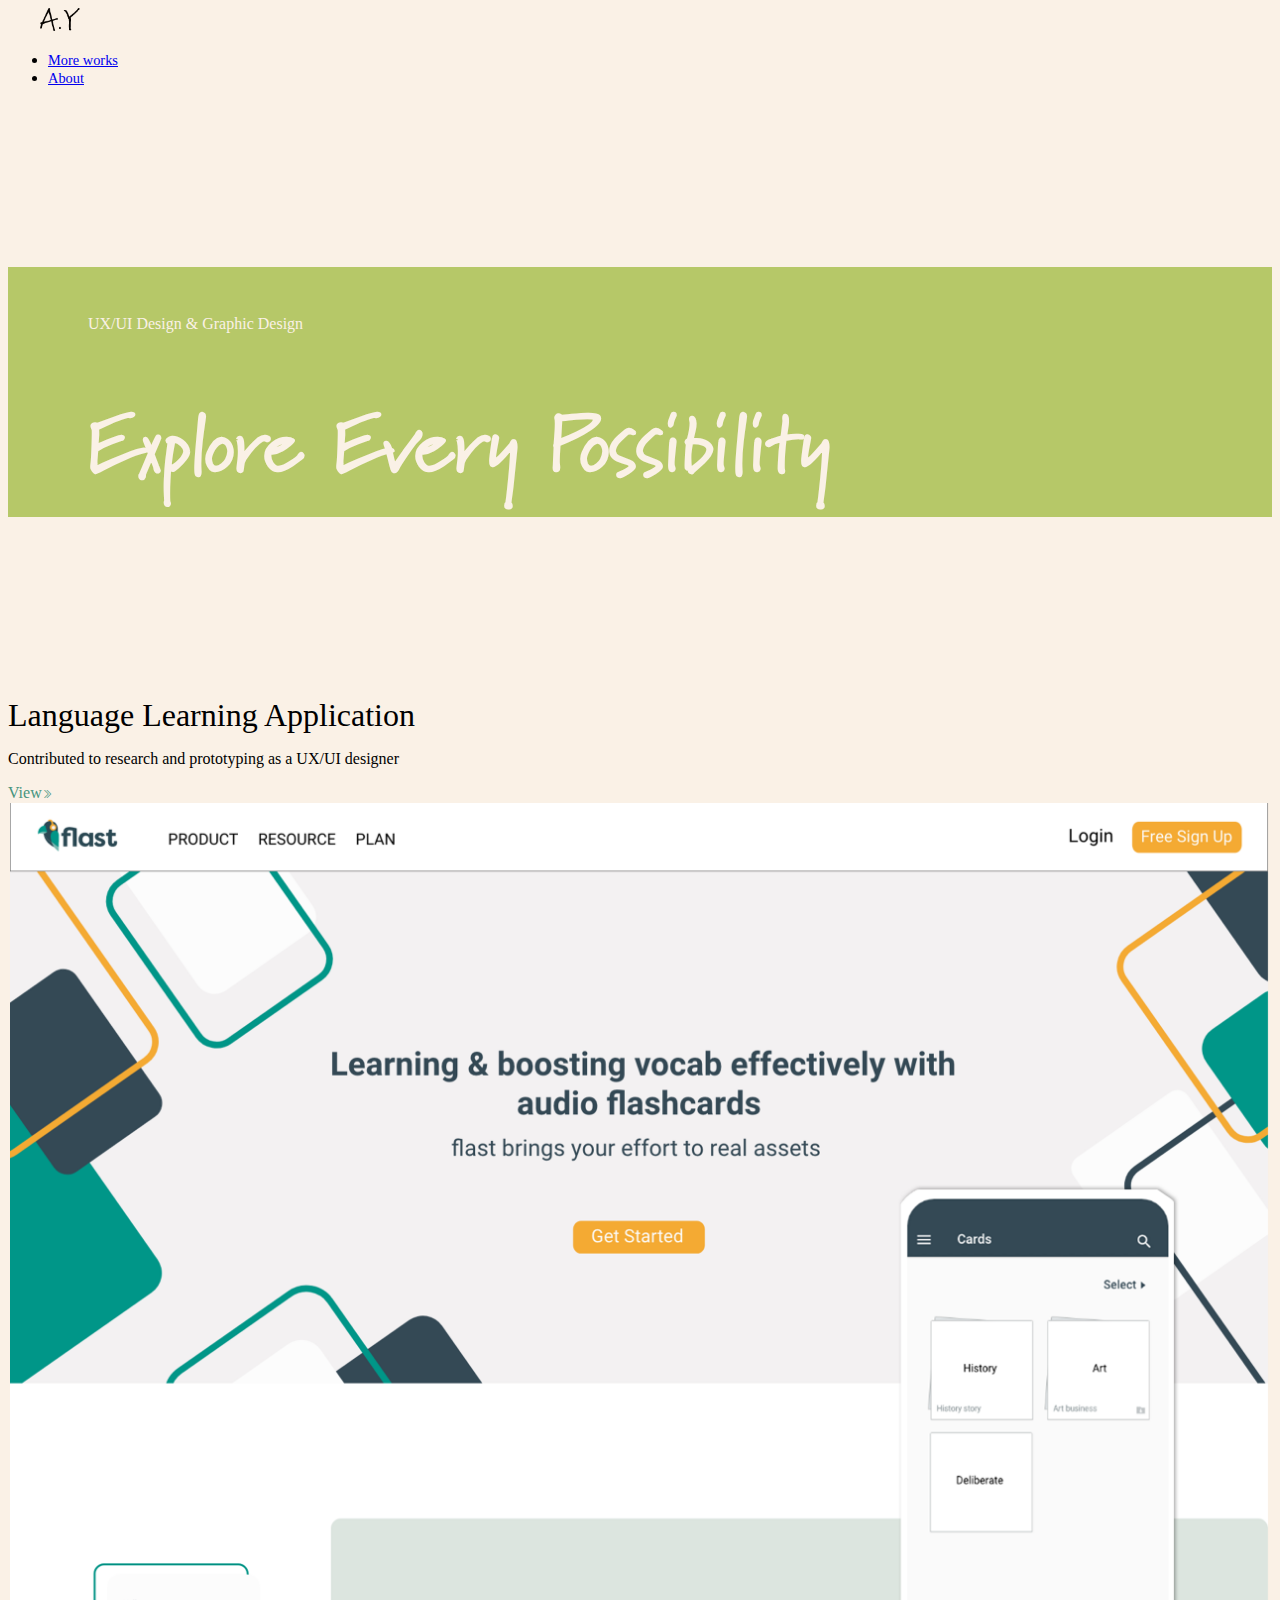
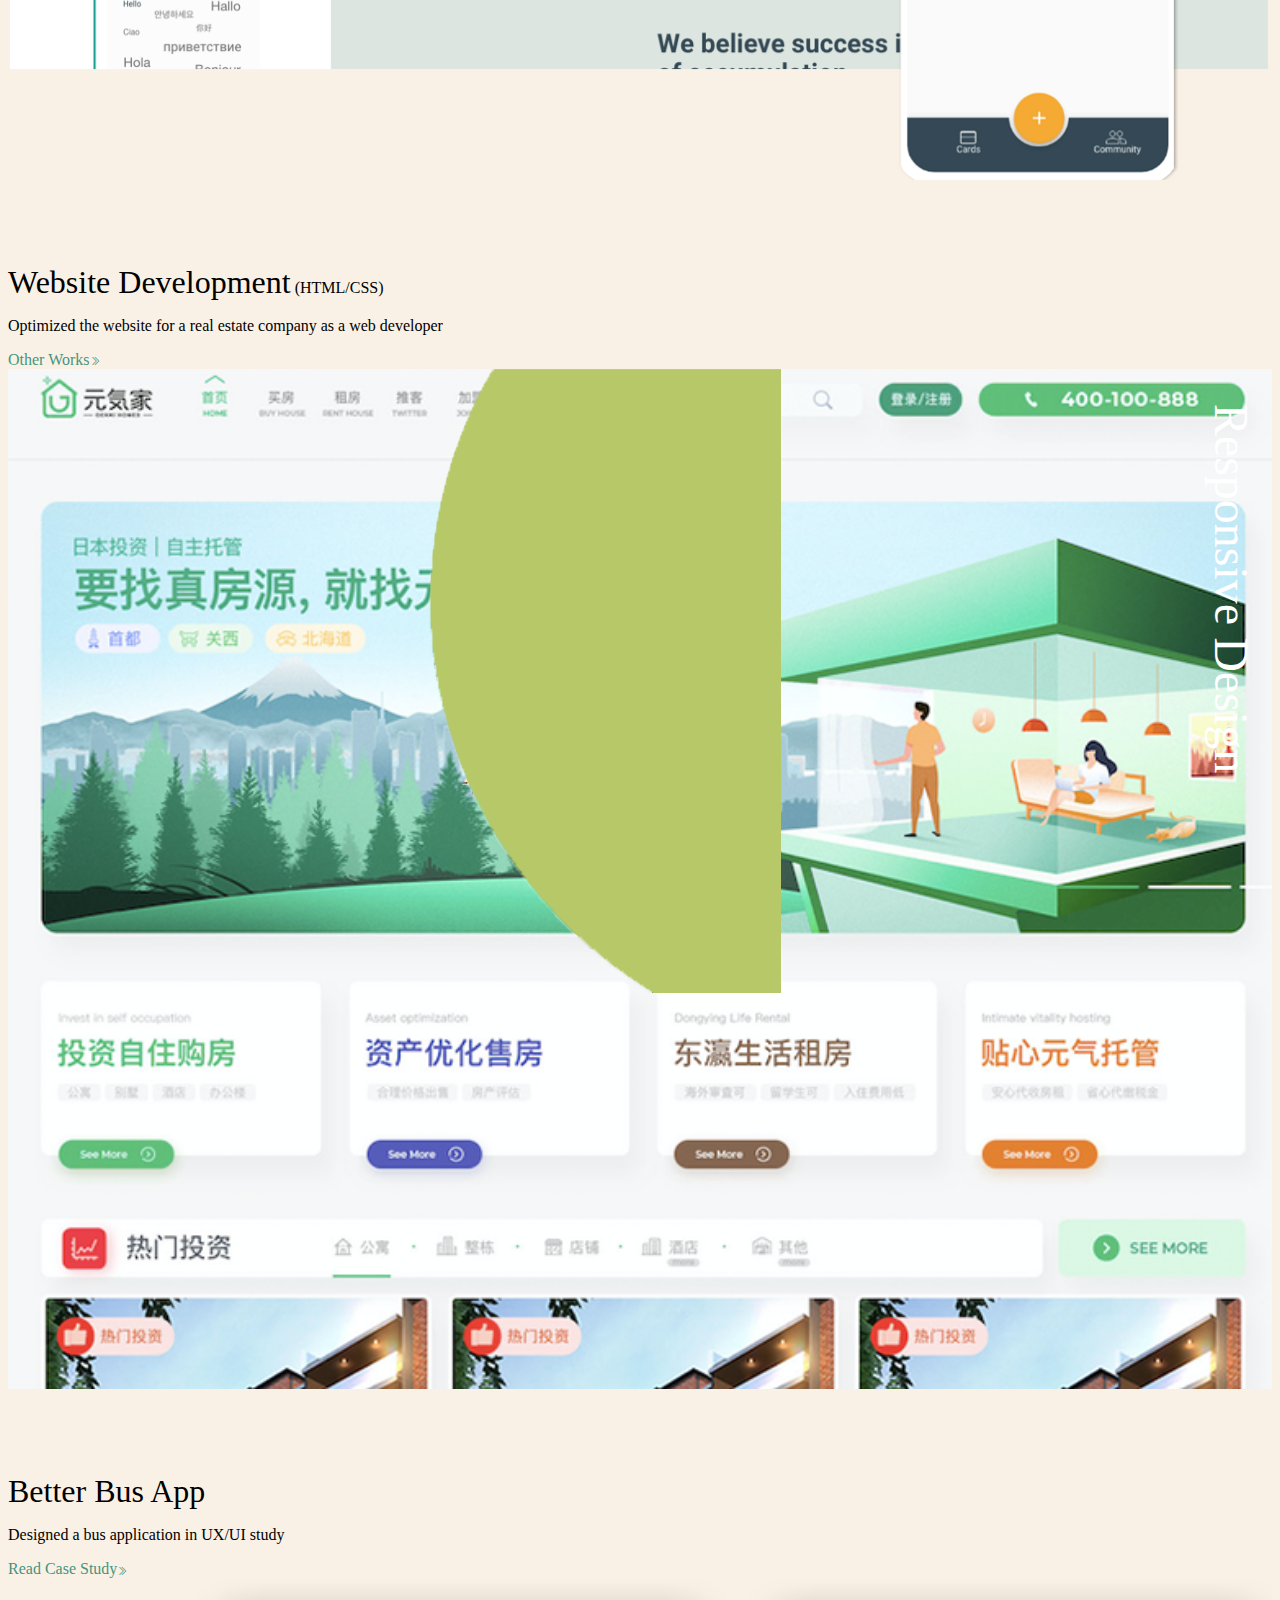
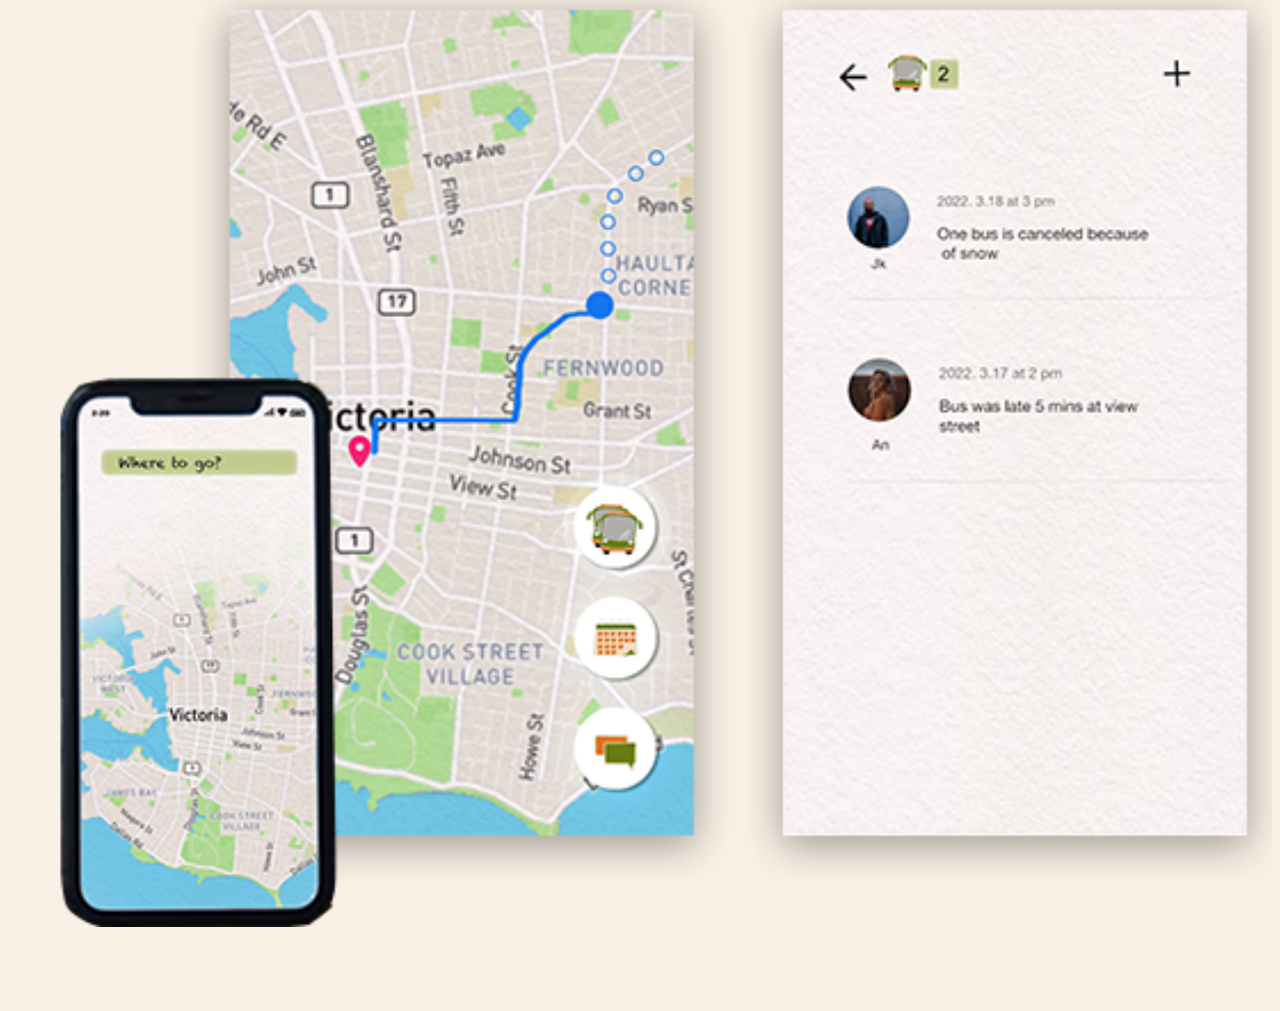
<file: index.html>
<!doctype html>
<html lang="en">
  <head>
    <!-- Required meta tags -->
    <meta charset="utf-8">
    <meta name="viewport" content="width=device-width, initial-scale=1">
    <link rel="preconnect" href="https://fonts.googleapis.com">
    <link rel="preconnect" href="https://fonts.gstatic.com" crossorigin>
    <link href="https://fonts.googleapis.com/css2?family=Bodoni+Moda:ital,wght@1,600;1,700;1,800&family=Roboto:wght@100&display=swap" rel="stylesheet">
    
    

    <!-- Bootstrap CSS -->
    <link href="https://cdn.jsdelivr.net/npm/bootstrap@5.0.2/dist/css/bootstrap.min.css" rel="stylesheet" integrity="sha384-EVSTQN3/azprG1Anm3QDgpJLIm9Nao0Yz1ztcQTwFspd3yD65VohhpuuCOmLASjC" crossorigin="anonymous">
    
    <link href="myweb.css" rel="stylesheet">
    <link rel="stylesheet" href="https://cdn.jsdelivr.net/npm/bootstrap-icons@1.4.0/font/bootstrap-icons.css">
    <title>amy's page</title>
  </head>
  <script async src="https://www.googletagmanager.com/gtag/js?id=G-6C8CY6E9QL"></script>
  <script>
  window.dataLayer = window.dataLayer || [];
  function gtag(){dataLayer.push(arguments);}
  gtag('js', new Date());

  gtag('config', 'G-6C8CY6E9QL');
  </script>
  <body class="bg">
    <nav class="navbar navbar-expand-lg navbar-light fixed-top">
      <div class="container-fluid">
        <div>
          <a  href="./index.html" style="cursor: pointer;">
            <img class="logo-size" src="./image/signature.png" alt="signature of amy">
          </a>
        </div>
        <div class="btn-group">
          <button class="btn menu-icon-space" type="button" id="dropdownMenuButton1" data-bs-toggle="dropdown" aria-expanded="false">
            <i class="bi bi-list menu-icon"></i>
          </button>
          <ul class="dropdown-menu dropdown-menu-end" aria-labelledby="dropdownMenuButton1">
            <li class="nav-link-font"> <a class="dropdown-item item-space" href="./index.html"><i class="bi bi-house-door item-icon-space"></i>Home</a></li>
            <li class="nav-link-font"> <a class="dropdown-item item-space" href="./products.html"><i class="bi bi-pencil item-icon-space"></i>More Works</a></li>
            <li class="nav-link-font"> <a class="dropdown-item item-space" href="./about.html"><i class="bi bi-person item-icon-space"></i>About</a></li>
            
          </ul>
        </div>

        
        <div class="collapse navbar-collapse justify-content-end nav-right" id="navbarSupportedContent">
          <ul class="navbar-nav mb-2 mb-lg-0">
            <li class="nav-item">
              <a class="nav-link nav-link-font mx-5" href="./products.html" style="cursor: pointer;">More works</a>
            </li>
            <li class="nav-item">
              <a class="nav-link nav-link-font" href="./about.html" style="cursor: pointer;">About</a>
            </li>
          </ul>
        </div>
      </div>
    </nav>
    <section class="intro-bg">
      <div class="position_of_intro home-intro">
          
          <p class="intro-font-sm">UX/UI Design & Graphic Design</p>
        
          <h1 class="intro-font-lg pb-5">
            Explore Every Possibility
          </h1> 
          </div>
      </div>
    </section>
    <section class="container spece-between-profile">
      <div class="row row-spase">
          <div class="col-md-6 col-lg-6 col-12">
              
          
            <h1 class="heading-font">Language Learning Application </h1>
            <p> Contributed to research and prototyping as a UX/UI designer
            </p>
            <a href="web_page.html" class="btn btn-link detail-button">View<i class="bi bi-chevron-double-right icon-size"></i></a>
              
          </div>
          <div class="col-md-6 col-lg-6 col-12 d-flex justify-content-end">
              
              <img src="./image/web_img2.png" alt="web and mobile image"  style="width:100%; height:100%">
          
          </div>
        </div>
    </section>

    <section class="container spece-between-profile">
      <div class="row row_order">
          <div class="col-md-6 col-lg-6 col-12">
              <h1 class="heading-font"> Website Development<span class="sub-heading"> (HTML/CSS)</span></h1>
              <p>
                Optimized the website for a real estate company as a web developer
                
              </p>
              <a href="./develop.html" class="btn btn-link detail-button">Other Works<i class="bi bi-chevron-double-right icon-size"></i></a>
          </div>
          <div class="col-md-6 col-lg-6 col-12 d-flex justify-content-end">
               <div class="first-layer">
                  <img src="./image/css_experience.png" alt="css page" style="width: 100%; height: auto;">
                  <div class="secd-layer">
                      <img src="./image/green-clip.png" alt="a green mask" style="width: 100%; height: auto;">
                  </div> 
              </div>
          </div>
      </div>
    </section>
    <section class="container spece-between-profile pb-5">
      <div class="row">
          <div class="col-md-6 col-lg-6 col-12">
              
               <h1 class="heading-font"> Better Bus App </h1>
               <p> Designed a bus application in UX/UI study
               </p>
               <a href="./ux-ui.html" class="btn btn-link detail-button">Read Case Study<i class="bi bi-chevron-double-right icon-size"></i></a>
           
          </div>
          <div class="col-md-6 col-lg-6 col-12 d-flex justify-content-en">
              <img src="./image/transit.png" alt="web and mobile image"  style="width:100%; height:100%">
          </div>
      
      </div>
    </section>
            
      
    


 
    

  </body>
  <script src="https://cdn.jsdelivr.net/npm/bootstrap@5.0.2/dist/js/bootstrap.bundle.min.js" integrity="sha384-MrcW6ZMFYlzcLA8Nl+NtUVF0sA7MsXsP1UyJoMp4YLEuNSfAP+JcXn/tWtIaxVXM" crossorigin="anonymous">
  </script>
  <script src="https://cdnjs.cloudflare.com/ajax/libs/gsap/3.10.4/gsap.min.js"></script>
  <script src="./mypro.js"></script>
</html>
</file>
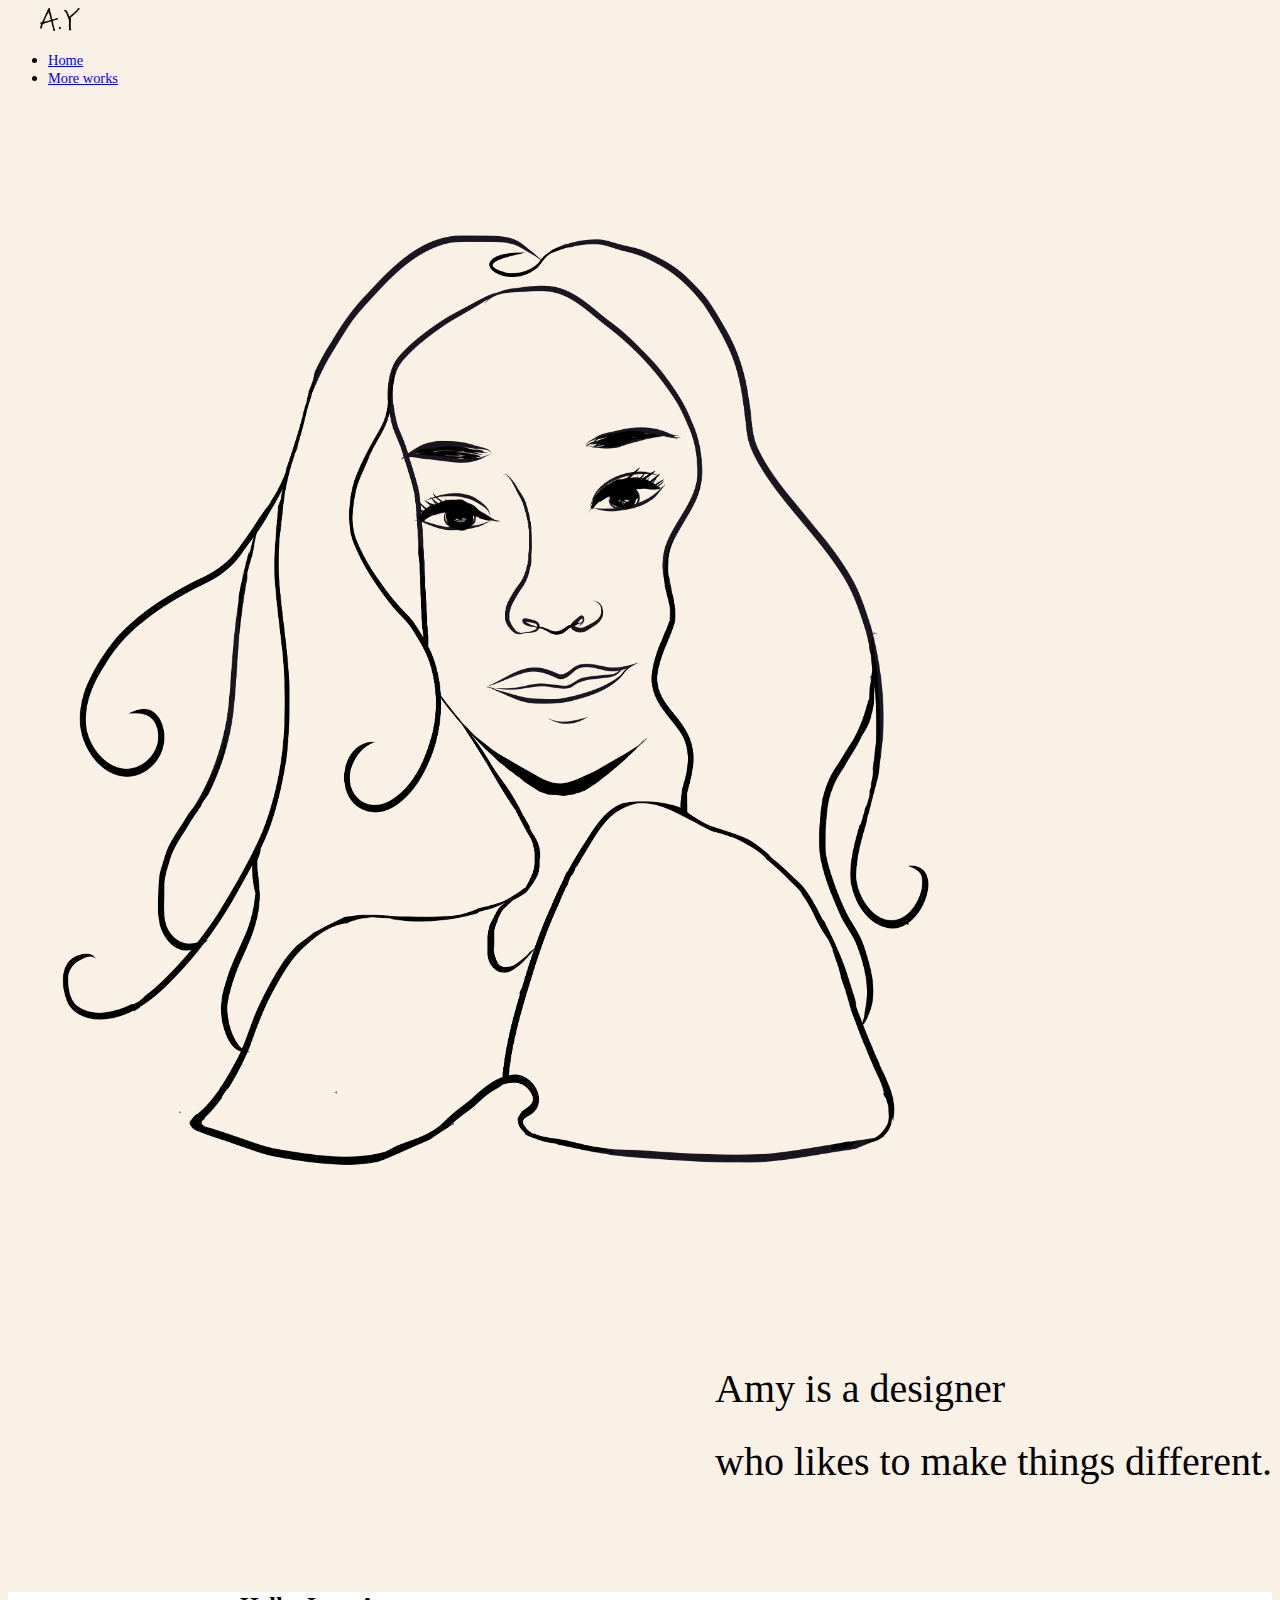
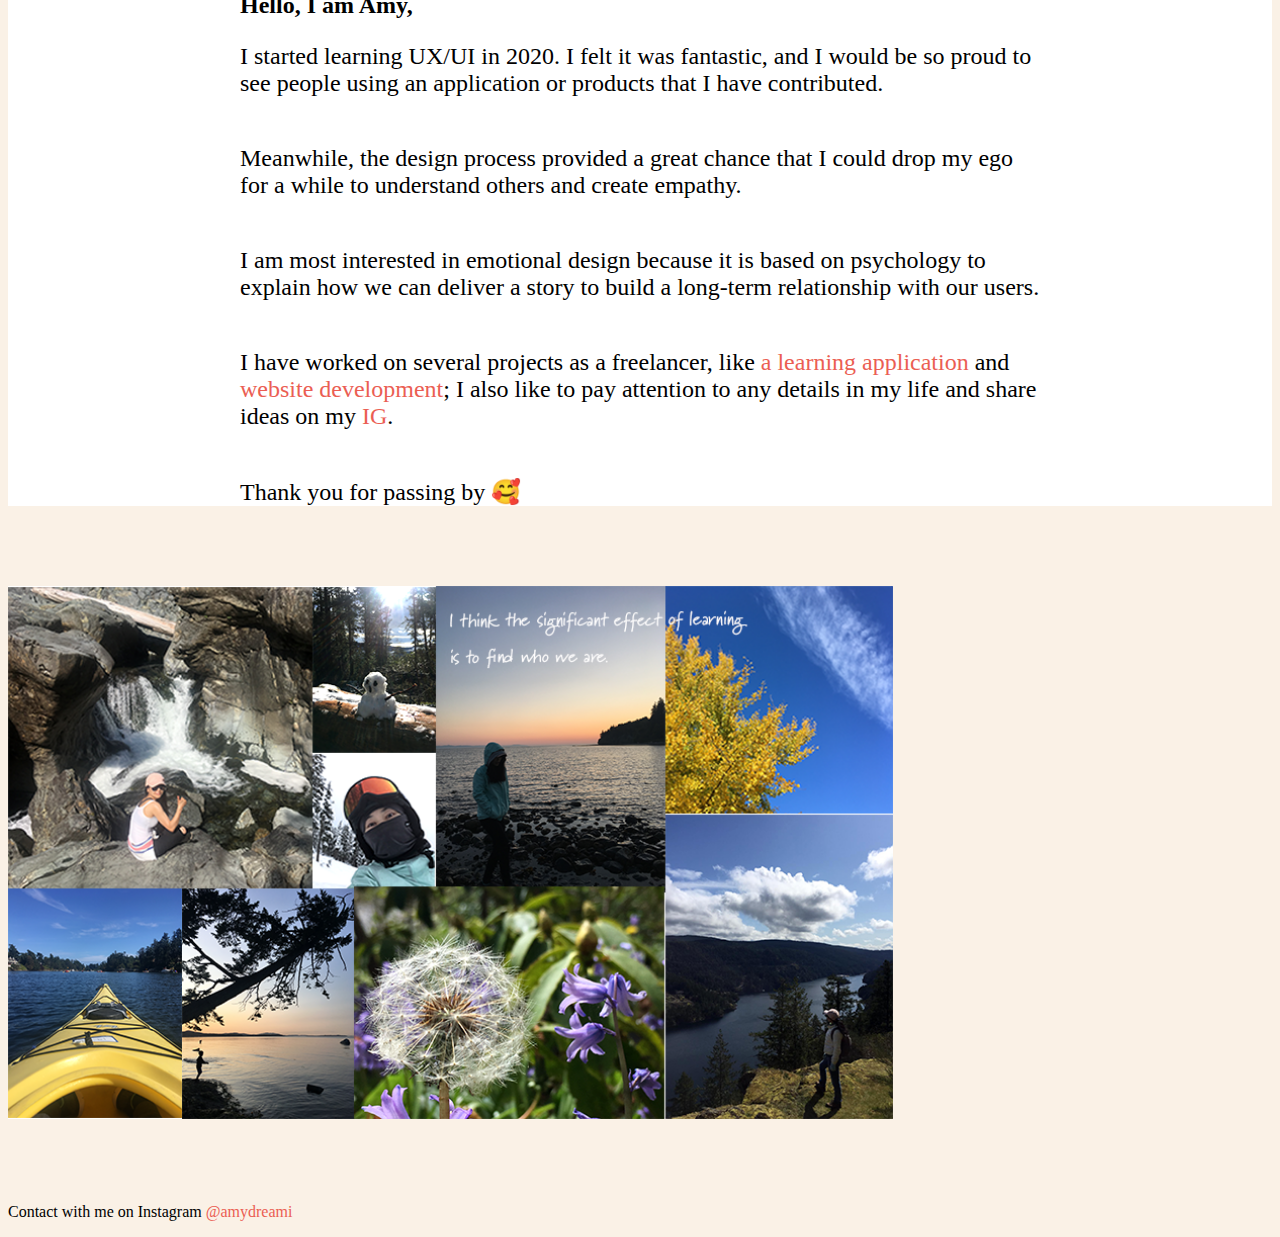
<file: about.html>
<!doctype html>
<html lang="en">
  <head>
    <!-- Required meta tags -->
    <meta charset="utf-8">
    <meta name="viewport" content="width=device-width, initial-scale=1">
    <link rel="preconnect" href="https://fonts.googleapis.com">
    <link rel="preconnect" href="https://fonts.gstatic.com" crossorigin>
    <link href="https://fonts.googleapis.com/css2?family=Bodoni+Moda:ital,wght@1,600;1,700;1,800&family=Roboto:wght@100&display=swap" rel="stylesheet">
    

    <!-- Bootstrap CSS -->
    <link href="https://cdn.jsdelivr.net/npm/bootstrap@5.0.2/dist/css/bootstrap.min.css" rel="stylesheet" integrity="sha384-EVSTQN3/azprG1Anm3QDgpJLIm9Nao0Yz1ztcQTwFspd3yD65VohhpuuCOmLASjC" crossorigin="anonymous">
    
    <link href="myweb.css" rel="stylesheet">
    <link rel="stylesheet" href="https://cdn.jsdelivr.net/npm/bootstrap-icons@1.4.0/font/bootstrap-icons.css">
    <title>amy's page</title>
  </head>
  <script async src="https://www.googletagmanager.com/gtag/js?id=G-6C8CY6E9QL"></script>
<script>
  window.dataLayer = window.dataLayer || [];
  function gtag(){dataLayer.push(arguments);}
  gtag('js', new Date());

  gtag('config', 'G-6C8CY6E9QL');
</script>
  <body class="bg">
    <nav class="navbar navbar-expand-lg navbar-light fixed-top">
      <div class="container-fluid">
        <div>
          <a  href="./index.html" style="cursor: pointer;">
            <img class="logo-size" src="./image/signature.png" alt="signature of amy">
          </a>
        </div>
        <div class="btn-group">
          <button class="btn menu-icon-space" type="button" id="dropdownMenuButton1" data-bs-toggle="dropdown" aria-expanded="false">
            <i class="bi bi-list menu-icon"></i>
          </button>
          <ul class="dropdown-menu dropdown-menu-end" aria-labelledby="dropdownMenuButton1">
            <li class="nav-link-font"> <a class="dropdown-item item-space" href="./index.html"><i class="bi bi-house-door item-icon-space"></i>Home</a></li>
            <li class="nav-link-font"> <a class="dropdown-item item-space" href="./products.html"><i class="bi bi-pencil item-icon-space"></i>More Works</a></li>
            <li class="nav-link-font"> <a class="dropdown-item item-space" href="./about.html"><i class="bi bi-person item-icon-space"></i>About</a></li>
            
          </ul>
        </div>

        
        <div class="collapse navbar-collapse justify-content-end nav-right" id="navbarSupportedContent">
          <ul class="navbar-nav mb-2 mb-lg-0">
            <li class="nav-item">
              <a class="nav-link nav-link-font mx-5" href="./index.html" style="cursor: pointer;">Home</a>
            </li>
            <li class="nav-item">
              <a class="nav-link nav-link-font" href="./products.html" style="cursor: pointer;">More works</a>
            </li>
          </ul>
        </div>
      </div>
    </nav>
    <div>
    <section class="container spece-between-profile">
        <div class="row row_order">
          
          <div class="col-md-6 col-lg-6 col-12 d-flex justify-content-center"> 
            <img src="./image/amy.png" alt="amy's illustration photo"  class="flower-img">
            
            
            
          </div> 
          <div class="col-md-6 col-lg-6 col-12 about-head">
            <div>
              <h1 class="about-head-weight">Amy is a designer</h1>
              <h1 class="about-head-weight"> who likes to make things different. </h1>
            </div>
          </div>   
        </div>
    </section>
        
    <section class="about-bg">
      <div class="container-width about-margin" >
        <div class="pt-5 pb-5 phone-size">
          <p class="intro-font-size intro-weight ">
            Hello, I am Amy,
          <p class="intro-font-size">
            I started learning UX/UI in 2020. I felt it was fantastic, and I would be so proud to see people using an
             application or products that I have contributed. 
          </p>
          <p class="intro-font-size p-space">
            Meanwhile, the design process provided a great chance that I could drop my ego for a while to understand others and create empathy.
          </p>
          <p class="intro-font-size p-space"> 
             I am most interested in emotional design because it is based on psychology to explain how we can deliver a story to build a long-term relationship with our users. 
          </p>
          <p class="intro-font-size p-space">
            I have worked on several projects as a freelancer, like <a href="./web_page.html" class="highlight"> a learning application</a> and<a href="./develop.html" class="highlight"> website development</a>; I also like to 
            pay attention to any details in my life and share ideas on my <a href="https://www.instagram.com/amydreami/" class="highlight">IG</a>. 
          </p>
          <p class="intro-font-size  p-space">
            
            Thank you for passing by 🥰
          </p>
        </div>
        
      </div>
     </section>
     <section class="d-flex justify-content-center colection-position">
       <img src="./image/photo-colle.png" alt="photo collection" class="image-collection">
     </section>
     <section class="d-flex justify-content-center">
       <p class="py-3"> Contact with me on Instagram <a class="highlight" href="https://www.instagram.com/amydreami/">@amydreami </a> </p>
     </section>
        
      
    </div>


 
    

  </body>
  <script src="https://cdn.jsdelivr.net/npm/bootstrap@5.0.2/dist/js/bootstrap.bundle.min.js" integrity="sha384-MrcW6ZMFYlzcLA8Nl+NtUVF0sA7MsXsP1UyJoMp4YLEuNSfAP+JcXn/tWtIaxVXM" crossorigin="anonymous">
  </script>
  
</html>
</file>
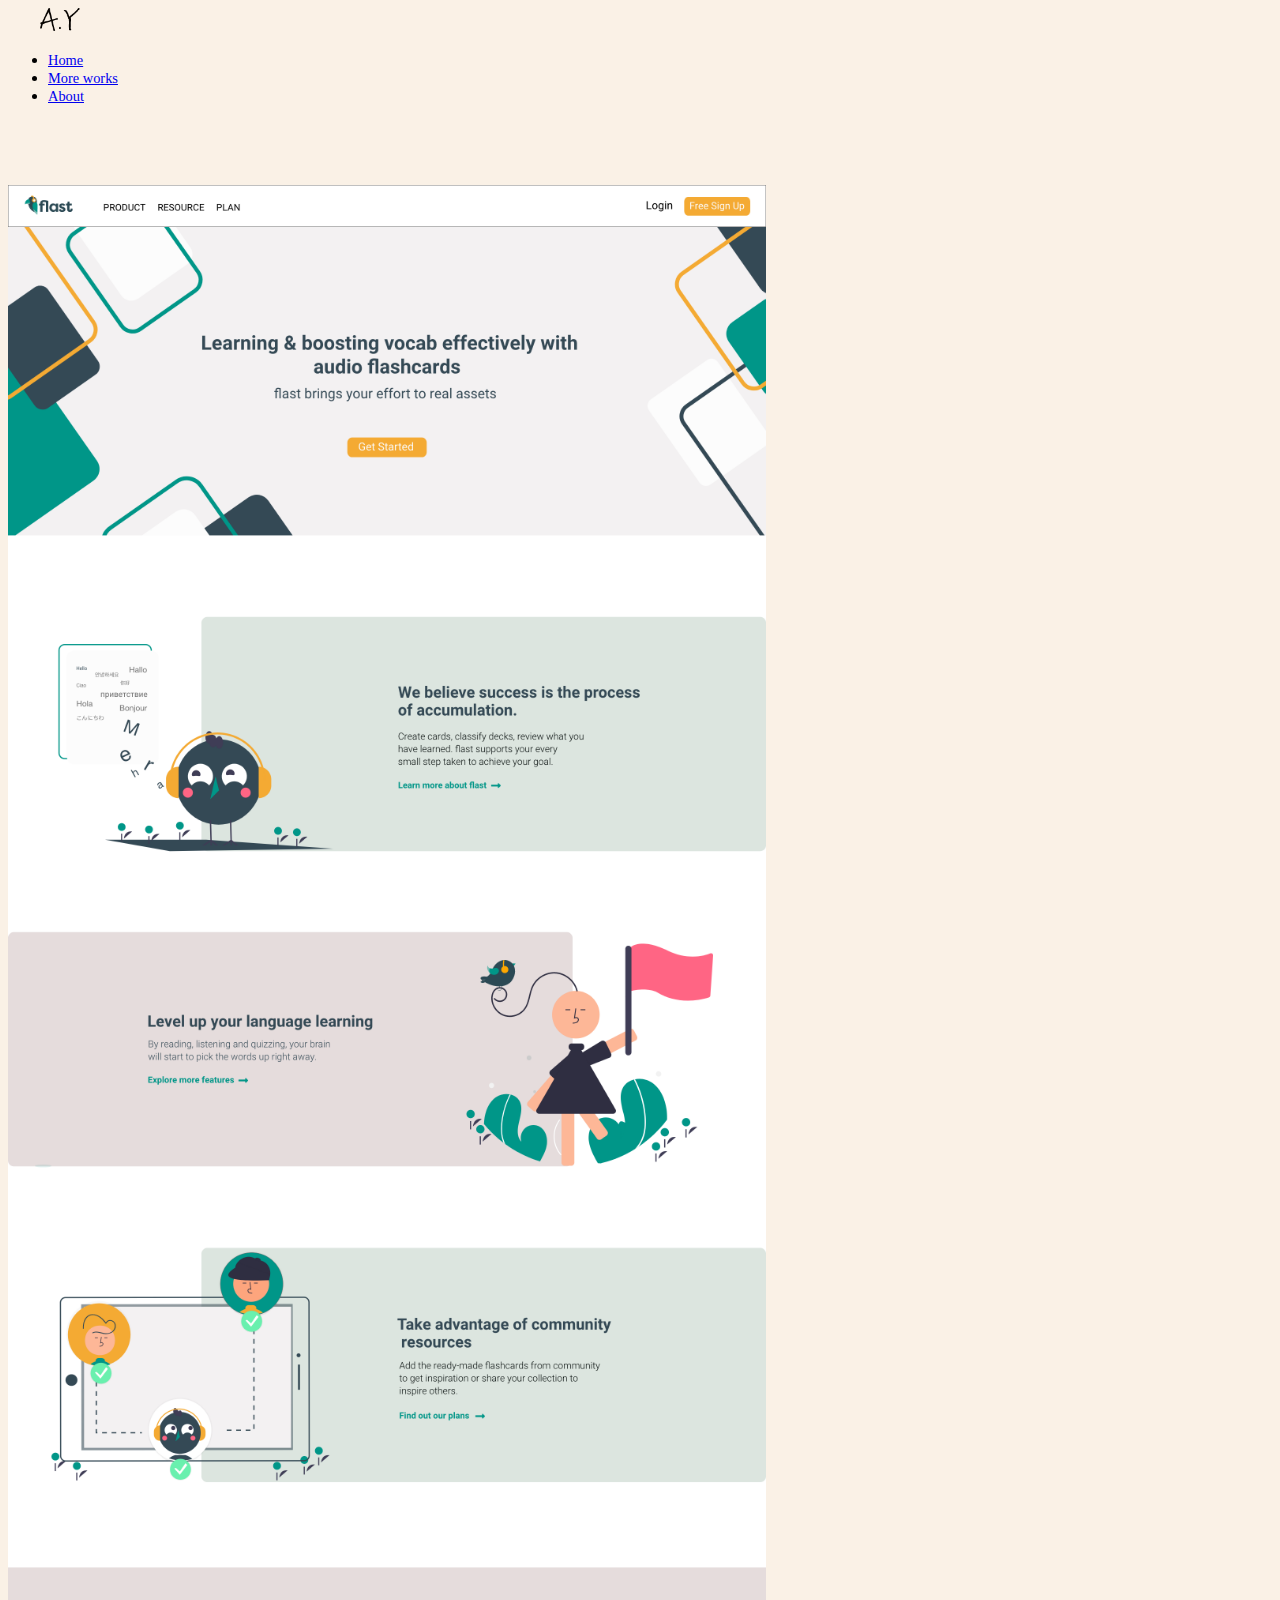
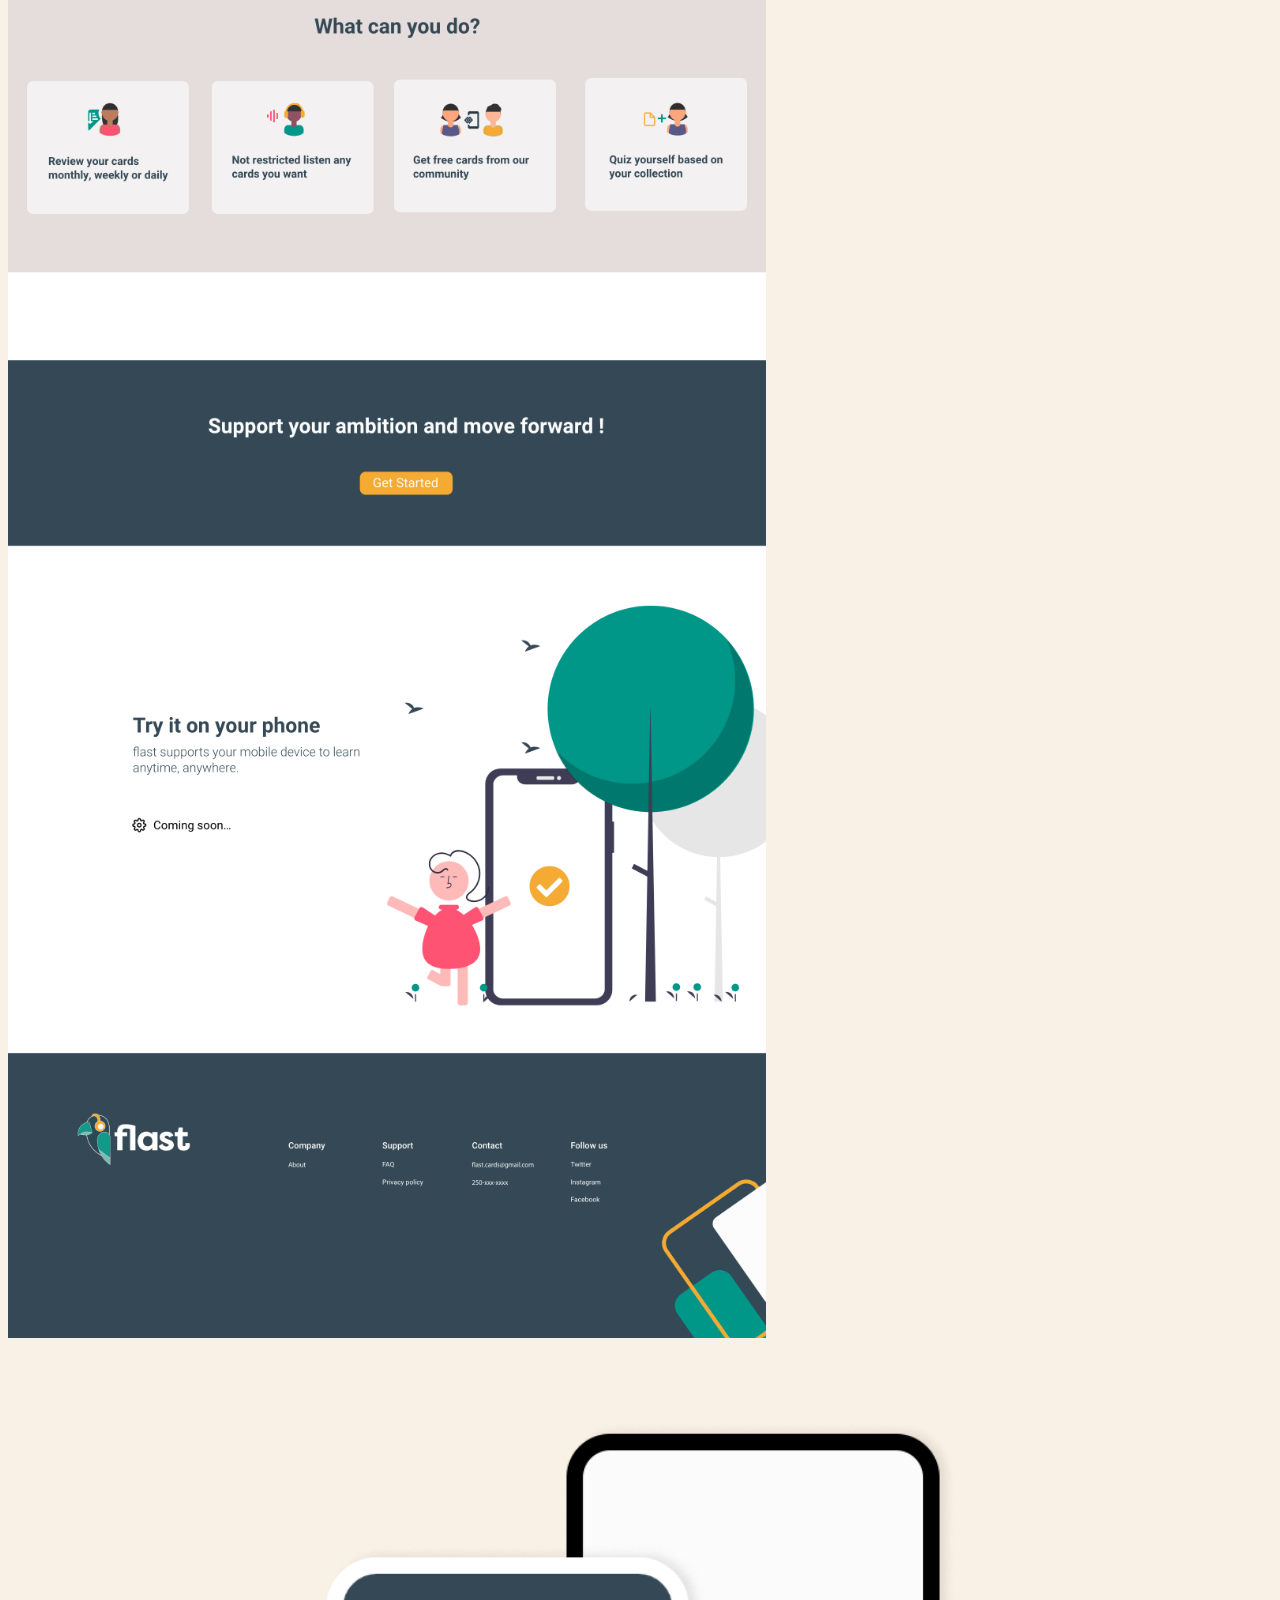
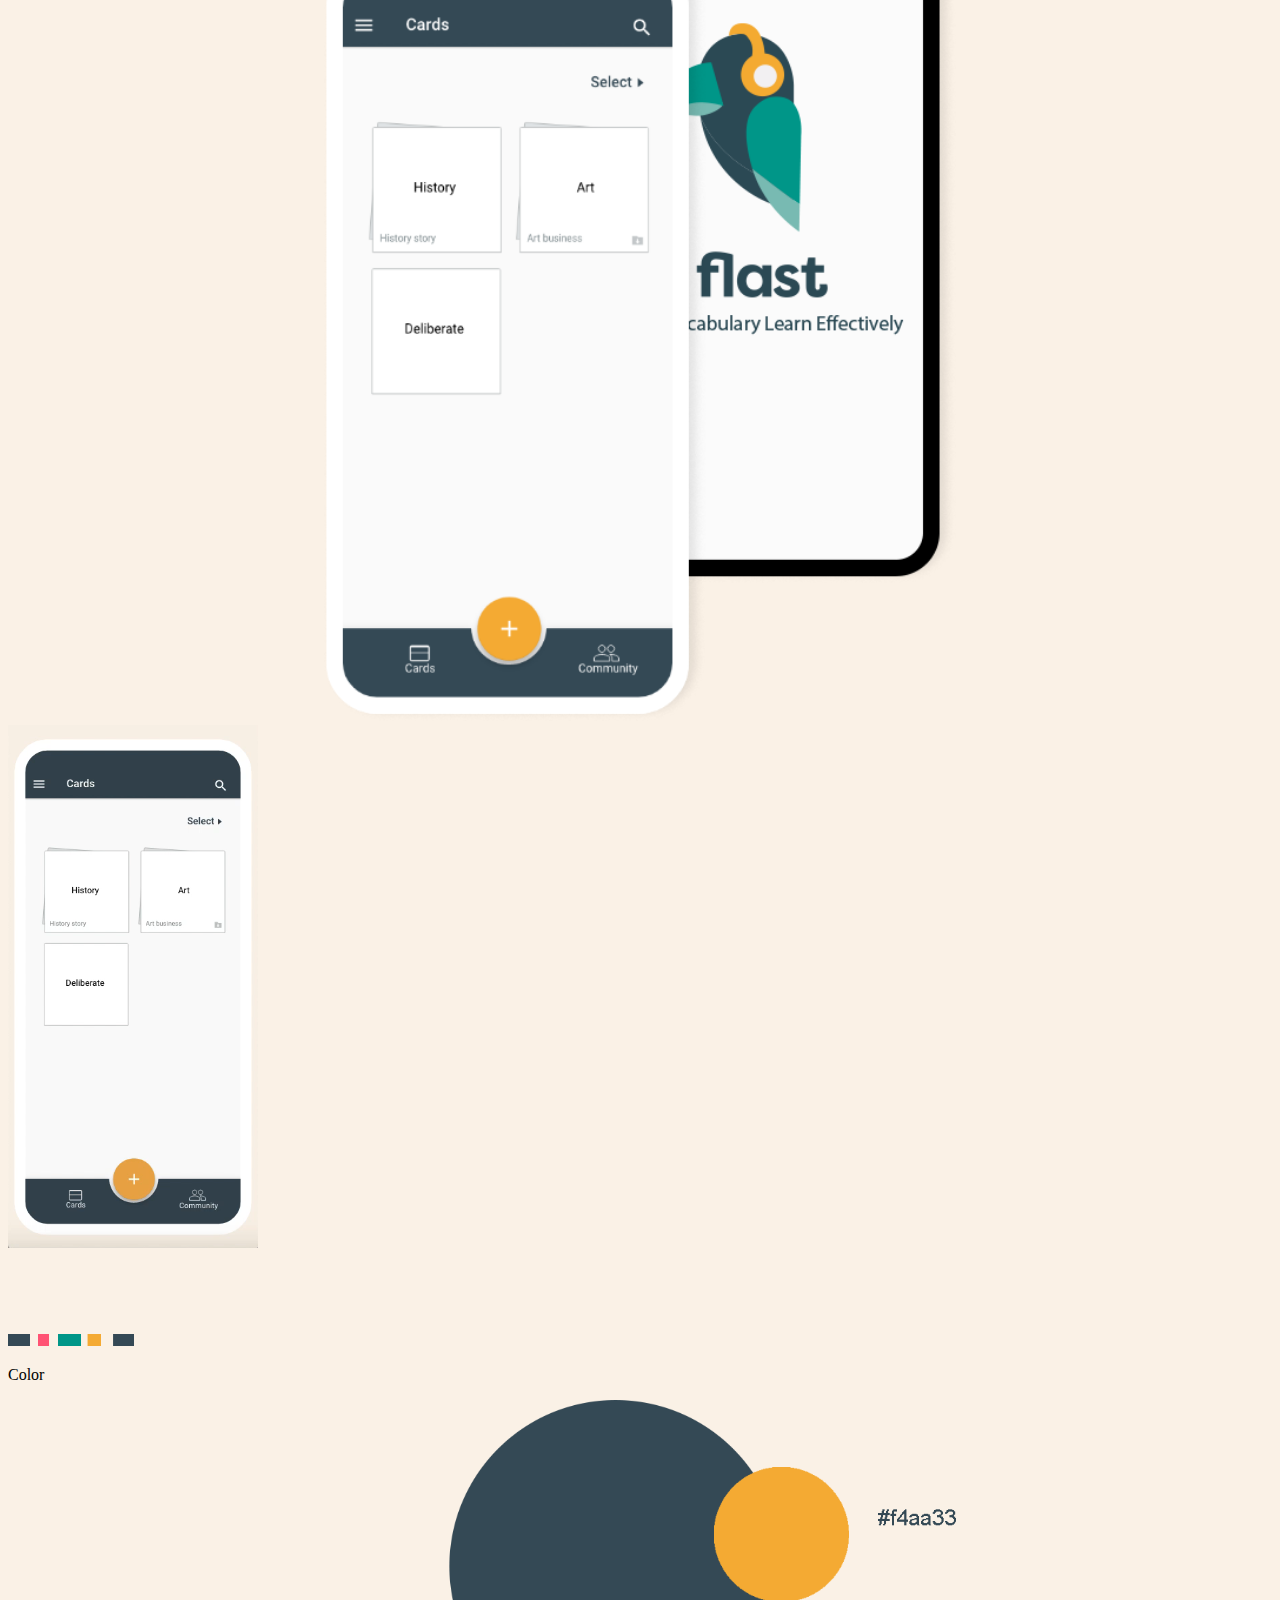
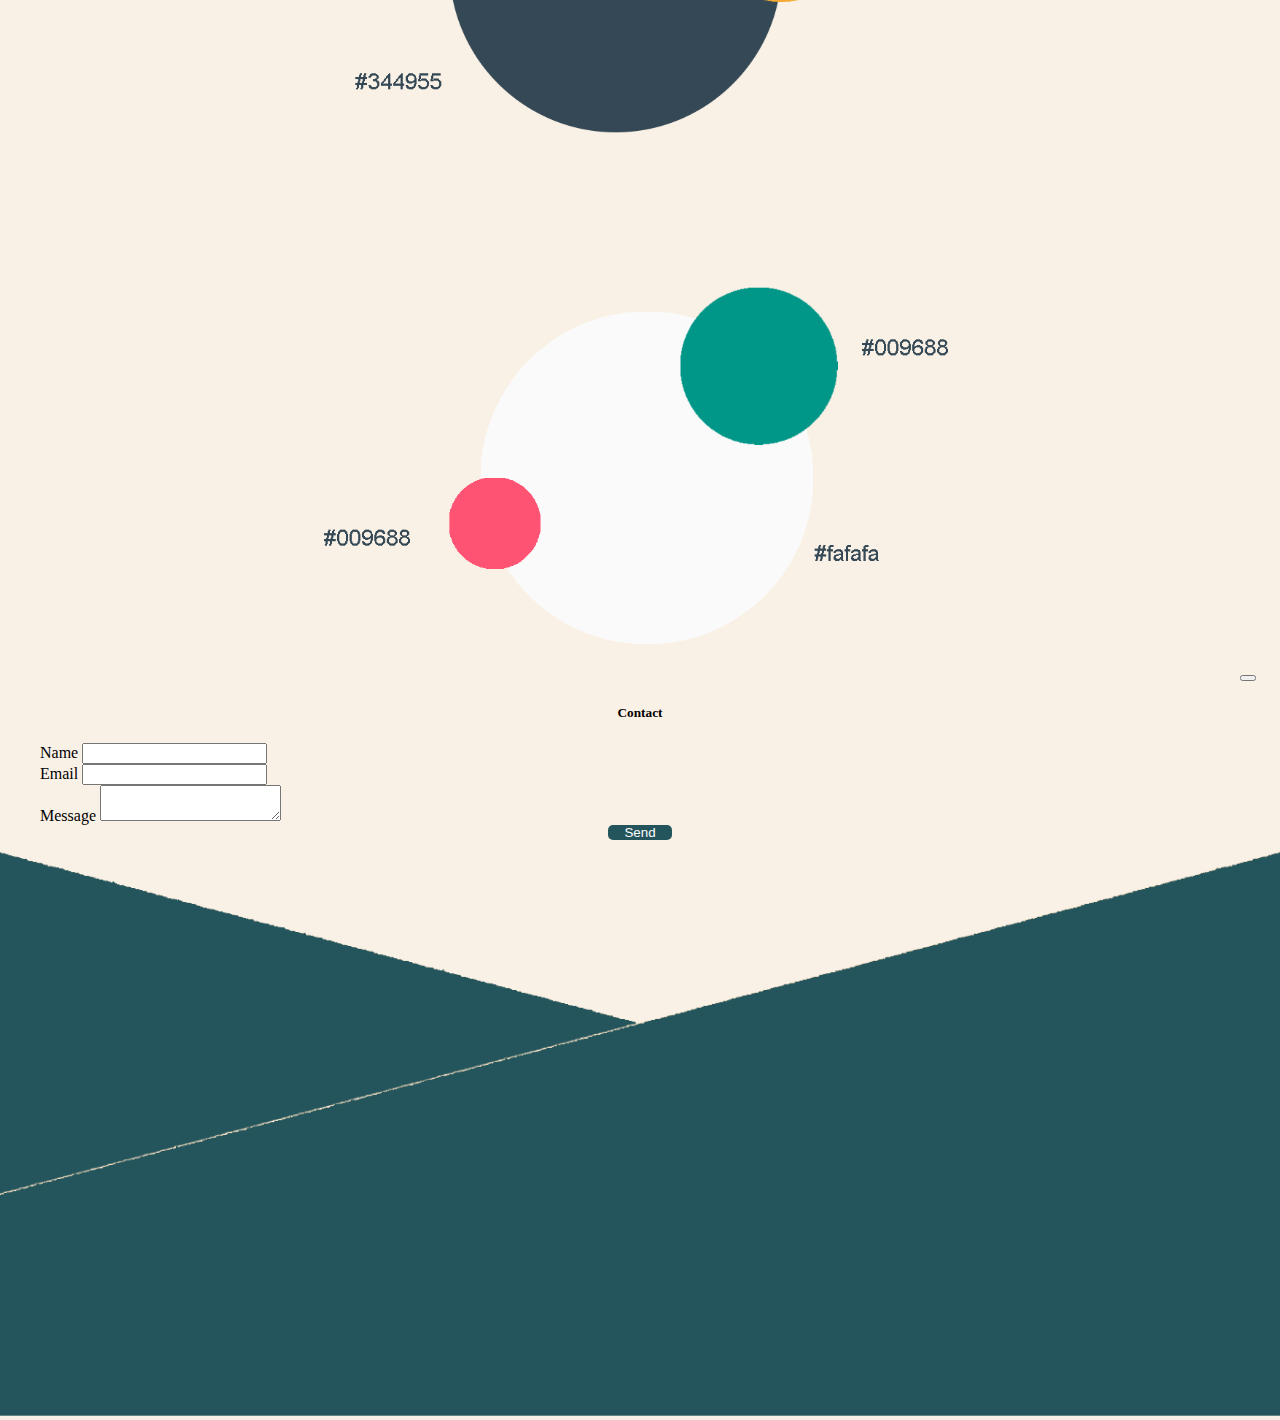
<file: web_page.html>
<!doctype html>
<html lang="en">
  <head>
    <!-- Required meta tags -->
    <meta charset="utf-8">
    <meta name="viewport" content="width=device-width, initial-scale=1">

    <!-- Bootstrap CSS -->
    <link href="https://cdn.jsdelivr.net/npm/bootstrap@5.0.0-beta3/dist/css/bootstrap.min.css" rel="stylesheet" integrity="sha384-eOJMYsd53ii+scO/bJGFsiCZc+5NDVN2yr8+0RDqr0Ql0h+rP48ckxlpbzKgwra6" crossorigin="anonymous">
    <link href="myweb.css" rel="stylesheet">
    <link rel="stylesheet" href="https://cdn.jsdelivr.net/npm/bootstrap-icons@1.4.0/font/bootstrap-icons.css">
    <title>amy's page</title>
  </head>
  <script async src="https://www.googletagmanager.com/gtag/js?id=G-6C8CY6E9QL"></script>
<script>
  window.dataLayer = window.dataLayer || [];
  function gtag(){dataLayer.push(arguments);}
  gtag('js', new Date());

  gtag('config', 'G-6C8CY6E9QL');
</script>
  <body class="bg">
    <nav class="navbar navbar-expand-lg navbar-light fixed-top">
      <div class="container-fluid">
        <div>
          <a  href="./index.html" style="cursor: pointer;">
            <img class="logo-size" src="./image/signature.png" alt="signature of amy">
          </a>
        </div>
        <div class="btn-group">
          <button class="btn menu-icon-space" type="button" id="dropdownMenuButton1" data-bs-toggle="dropdown" aria-expanded="false">
            <i class="bi bi-list menu-icon"></i>
          </button>
          <ul class="dropdown-menu dropdown-menu-end" aria-labelledby="dropdownMenuButton1">
            <li class="nav-link-font"> <a class="dropdown-item item-space" href="./index.html"><i class="bi bi-house-door item-icon-space"></i>Home</a></li>
            <li class="nav-link-font"> <a class="dropdown-item item-space" href="./products.html"><i class="bi bi-pencil item-icon-space"></i>More Works</a></li>
            <li class="nav-link-font"> <a class="dropdown-item item-space" href="./about.html"><i class="bi bi-person item-icon-space"></i>About</a></li>
            
          </ul>
        </div>

        
        <div class="collapse navbar-collapse justify-content-end nav-right" id="navbarSupportedContent">
          <ul class="navbar-nav mb-2 mb-lg-0">
            <li class="nav-item">
              <a class="nav-link nav-link-font" href="./index.html" style="cursor: pointer;">Home</a>
            </li>
            <li class="nav-item">
              <a class="nav-link nav-link-font mx-5" href="./products.html" style="cursor: pointer;">More works</a>
            </li>
            <li class="nav-item">
              <a class="nav-link nav-link-font" href="./about.html" style="cursor: pointer;">About</a>
            </li>
          </ul>
        </div>
      </div>
    </nav>
    <div class="web-position d-flex justify-content-center">
      <img src="./image/web_page.png" style="width: 60%; height: 100%;">
    </div>
    <section class="container spece-between-profile">
        <div class="row">
            <div class="col-md-6 col-lg-6 col-12" style="text-align: center;">
                <img src="./image/phone_webpage.png" alt="phone version"  style="width:50%; height: auto;">
            </div>
            <div class="col-md-6 col-lg-6 col-12 d-flex justify-content-center">
                <video width="250" muted autoplay loop playsinline>

                    <source src="./media/mobile_demo.mp4"
                            type="video/mp4">
                
                    Sorry, your browser doesn't support embedded videos.
                </video>
            </div>

        </div>
    </section>
    <section class="web container mb-5">
        <img src="./image/web_lable.png" alt="lable" style="width: 10%">
        <p> Color </p>
        <div style="text-align: center;">
            <img src="./image/color.png" alt="color panel" style="width: 50%" >
        </div>
    </section>
    <!-- Modal for contact -->
    <div class="modal fade" id="exampleModal" tabindex="-1" aria-labelledby="exampleModalLabel" aria-hidden="true">
        <div class="modal-dialog">
          <div class="modal-content modal_bgr">
            <div class="close_icon">
              <button type="button" class="btn-close" data-bs-dismiss="modal" aria-label="Close"></button>
            </div>
            <h5 class="modal-title contact_text" id="exampleModalLabel">Contact</h5>
            <div class="modal-body">
              <form class="form_space">
                <div class="mb-3">
                  <label for="recipient-name" class="col-form-label">Name</label>
                  <input type="text" class="form-control" id="recipient-name">
                </div>
                <div class="mb-3">
                  <label for="recipient-name" class="col-form-label">Email</label>
                  <input type="text" class="form-control" id="recipient-name">
                </div>
                <div class="mb-3">
                  <label for="message-text" class="col-form-label">Message</label>
                  <textarea class="form-control" id="message-text"></textarea>
                </div>
              </form>
            </div>
            <div>
              <button type="button" class="send_button">Send</button>
            </div>
            <div class="mail_scaled">
            <img src="./image/mail.png" style="width: 100%">
            </div>
          </div>
        </div>
      </div>
      <!-- Modal for contact -->
    
  

  </body>
  <script src="https://cdn.jsdelivr.net/npm/bootstrap@5.0.0-beta3/dist/js/bootstrap.bundle.min.js" integrity="sha384-JEW9xMcG8R+pH31jmWH6WWP0WintQrMb4s7ZOdauHnUtxwoG2vI5DkLtS3qm9Ekf" crossorigin="anonymous">
  </script>
  <script>
   
  </script>
</html>
</file>
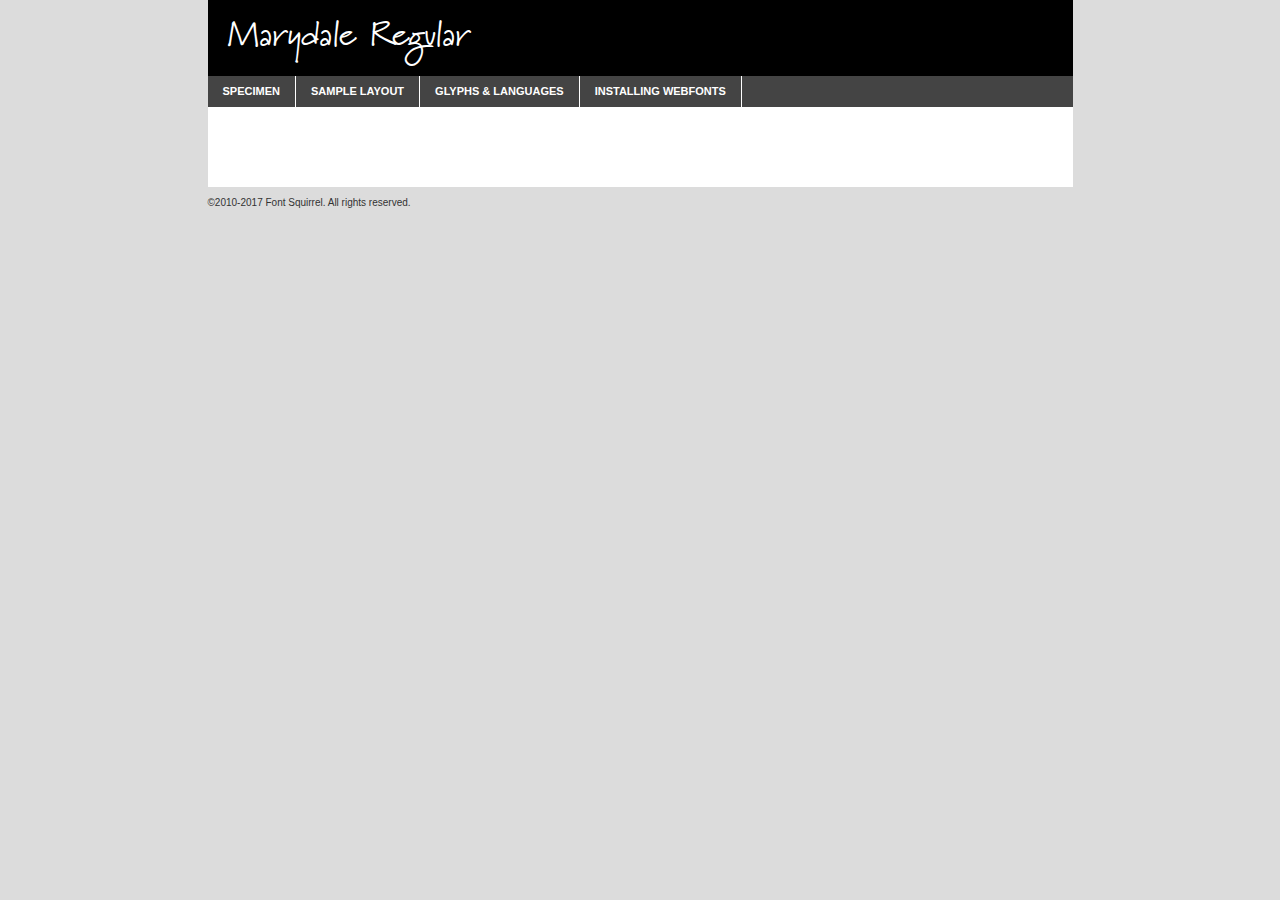
<file: font-mard/marydale-demo.html>
<!DOCTYPE html PUBLIC "-//W3C//DTD XHTML 1.0 Transitional//EN"
	"http://www.w3.org/TR/xhtml1/DTD/xhtml1-transitional.dtd">

<html xmlns="http://www.w3.org/1999/xhtml" xml:lang="en" lang="en">
<head>
	<meta http-equiv="Content-Type" content="text/html; charset=utf-8" />
	<script src="http://ajax.googleapis.com/ajax/libs/jquery/1.7.2/jquery.min.js" type="text/javascript" charset="utf-8"></script>
	<script type="text/javascript">
	(function($){$.fn.easyTabs=function(option){var param=jQuery.extend({fadeSpeed:"fast",defaultContent:1,activeClass:'active'},option);$(this).each(function(){var thisId="#"+this.id;if(param.defaultContent==''){param.defaultContent=1;}
	if(typeof param.defaultContent=="number")
	{var defaultTab=$(thisId+" .tabs li:eq("+(param.defaultContent-1)+") a").attr('href').substr(1);}else{var defaultTab=param.defaultContent;}
	$(thisId+" .tabs li a").each(function(){var tabToHide=$(this).attr('href').substr(1);$("#"+tabToHide).addClass('easytabs-tab-content');});hideAll();changeContent(defaultTab);function hideAll(){$(thisId+" .easytabs-tab-content").hide();}
	function changeContent(tabId){hideAll();$(thisId+" .tabs li").removeClass(param.activeClass);$(thisId+" .tabs li a[href=#"+tabId+"]").closest('li').addClass(param.activeClass);if(param.fadeSpeed!="none")
	{$(thisId+" #"+tabId).fadeIn(param.fadeSpeed);}else{$(thisId+" #"+tabId).show();}}
	$(thisId+" .tabs li").click(function(){var tabId=$(this).find('a').attr('href').substr(1);changeContent(tabId);return false;});});}})(jQuery);
	</script>
	<link rel="stylesheet" href="specimen_files/specimen_stylesheet.css" type="text/css" charset="utf-8" />
	<link rel="stylesheet" href="stylesheet.css" type="text/css" charset="utf-8" />

	<style type="text/css">
					body{
				font-family: 'marydaleregular';
							}
		</style>

	<title>Marydale Regular Specimen</title>
	
	
	<script type="text/javascript" charset="utf-8">
		$(document).ready(function() {
			$('#container').easyTabs({defaultContent:1});
		});
	</script>
</head>

<body>
<div id="container">
	<div id="header">
		Marydale Regular	</div>
	<ul class="tabs">
		<li><a href="#specimen">Specimen</a></li>
		<li><a href="#layout">Sample Layout</a></li>
				<li><a href="#glyphs">Glyphs &amp; Languages</a></li>
		<li><a href="#installing">Installing Webfonts</a></li>
		
	</ul>
	
	<div id="main_content">

		
			<div id="specimen">
		
				<div class="section">
					<div class="grid12 firstcol">
						<div class="huge">AaBb</div>
					</div>
				</div>
		
				<div class="section">
					<div class="glyph_range">A&#x200B;B&#x200b;C&#x200b;D&#x200b;E&#x200b;F&#x200b;G&#x200b;H&#x200b;I&#x200b;J&#x200b;K&#x200b;L&#x200b;M&#x200b;N&#x200b;O&#x200b;P&#x200b;Q&#x200b;R&#x200b;S&#x200b;T&#x200b;U&#x200b;V&#x200b;W&#x200b;X&#x200b;Y&#x200b;Z&#x200b;a&#x200b;b&#x200b;c&#x200b;d&#x200b;e&#x200b;f&#x200b;g&#x200b;h&#x200b;i&#x200b;j&#x200b;k&#x200b;l&#x200b;m&#x200b;n&#x200b;o&#x200b;p&#x200b;q&#x200b;r&#x200b;s&#x200b;t&#x200b;u&#x200b;v&#x200b;w&#x200b;x&#x200b;y&#x200b;z&#x200b;1&#x200b;2&#x200b;3&#x200b;4&#x200b;5&#x200b;6&#x200b;7&#x200b;8&#x200b;9&#x200b;0&#x200b;&amp;&#x200b;.&#x200b;,&#x200b;?&#x200b;!&#x200b;&#64;&#x200b;(&#x200b;)&#x200b;#&#x200b;$&#x200b;%&#x200b;*&#x200b;+&#x200b;-&#x200b;=&#x200b;:&#x200b;;</div>
				</div>
				<div class="section">
					<div class="grid12 firstcol">
						<table class="sample_table">
							<tr><td>10</td><td class="size10">abcdefghijklmnopqrstuvwxyzABCDEFGHIJKLMNOPQRSTUVWXYZ0123456789abcdefghijklmnopqrstuvwxyzABCDEFGHIJKLMNOPQRSTUVWXYZ0123456789abcdefghijklmnopqrstuvwxyzABCDEFGHIJKLMNOPQRSTUVWXYZ</td></tr>
							<tr><td>11</td><td class="size11">abcdefghijklmnopqrstuvwxyzABCDEFGHIJKLMNOPQRSTUVWXYZ0123456789abcdefghijklmnopqrstuvwxyzABCDEFGHIJKLMNOPQRSTUVWXYZ0123456789abcdefghijklmnopqrstuvwxyzABCDEFGHIJKLMNOPQRSTUVWXYZ</td></tr>
							<tr><td>12</td><td class="size12">abcdefghijklmnopqrstuvwxyzABCDEFGHIJKLMNOPQRSTUVWXYZ0123456789abcdefghijklmnopqrstuvwxyzABCDEFGHIJKLMNOPQRSTUVWXYZ0123456789abcdefghijklmnopqrstuvwxyzABCDEFGHIJKLMNOPQRSTUVWXYZ</td></tr>
							<tr><td>13</td><td class="size13">abcdefghijklmnopqrstuvwxyzABCDEFGHIJKLMNOPQRSTUVWXYZ0123456789abcdefghijklmnopqrstuvwxyzABCDEFGHIJKLMNOPQRSTUVWXYZ0123456789abcdefghijklmnopqrstuvwxyzABCDEFGHIJKLMNOPQRSTUVWXYZ</td></tr>
							<tr><td>14</td><td class="size14">abcdefghijklmnopqrstuvwxyzABCDEFGHIJKLMNOPQRSTUVWXYZ0123456789abcdefghijklmnopqrstuvwxyzABCDEFGHIJKLMNOPQRSTUVWXYZ0123456789abcdefghijklmnopqrstuvwxyzABCDEFGHIJKLMNOPQRSTUVWXYZ</td></tr>
							<tr><td>16</td><td class="size16">abcdefghijklmnopqrstuvwxyzABCDEFGHIJKLMNOPQRSTUVWXYZ0123456789abcdefghijklmnopqrstuvwxyzABCDEFGHIJKLMNOPQRSTUVWXYZ</td></tr>
							<tr><td>18</td><td class="size18">abcdefghijklmnopqrstuvwxyzABCDEFGHIJKLMNOPQRSTUVWXYZ0123456789abcdefghijklmnopqrstuvwxyzABCDEFGHIJKLMNOPQRSTUVWXYZ</td></tr>
							<tr><td>20</td><td class="size20">abcdefghijklmnopqrstuvwxyzABCDEFGHIJKLMNOPQRSTUVWXYZ0123456789abcdefghijklmnopqrstuvwxyzABCDEFGHIJKLMNOPQRSTUVWXYZ</td></tr>
							<tr><td>24</td><td class="size24">abcdefghijklmnopqrstuvwxyzABCDEFGHIJKLMNOPQRSTUVWXYZ0123456789abcdefghijklmnopqrstuvwxyzABCDEFGHIJKLMNOPQRSTUVWXYZ</td></tr>
							<tr><td>30</td><td class="size30">abcdefghijklmnopqrstuvwxyzABCDEFGHIJKLMNOPQRSTUVWXYZ0123456789abcdefghijklmnopqrstuvwxyzABCDEFGHIJKLMNOPQRSTUVWXYZ</td></tr>
							<tr><td>36</td><td class="size36">abcdefghijklmnopqrstuvwxyzABCDEFGHIJKLMNOPQRSTUVWXYZ0123456789abcdefghijklmnopqrstuvwxyzABCDEFGHIJKLMNOPQRSTUVWXYZ</td></tr>
							<tr><td>48</td><td class="size48">abcdefghijklmnopqrstuvwxyzABCDEFGHIJKLMNOPQRSTUVWXYZ0123456789abcdefghijklmnopqrstuvwxyzABCDEFGHIJKLMNOPQRSTUVWXYZ</td></tr>
							<tr><td>60</td><td class="size60">abcdefghijklmnopqrstuvwxyzABCDEFGHIJKLMNOPQRSTUVWXYZ0123456789abcdefghijklmnopqrstuvwxyzABCDEFGHIJKLMNOPQRSTUVWXYZ</td></tr>
							<tr><td>72</td><td class="size72">abcdefghijklmnopqrstuvwxyzABCDEFGHIJKLMNOPQRSTUVWXYZ0123456789abcdefghijklmnopqrstuvwxyzABCDEFGHIJKLMNOPQRSTUVWXYZ</td></tr>
							<tr><td>90</td><td class="size90">abcdefghijklmnopqrstuvwxyzABCDEFGHIJKLMNOPQRSTUVWXYZ0123456789abcdefghijklmnopqrstuvwxyzABCDEFGHIJKLMNOPQRSTUVWXYZ</td></tr>
						</table>
				
					</div>
			
				</div>
		
		
		
								<div class="section" id="bodycomparison">


										<div id="xheight">
				<div class="fontbody">&#x25FC;&#x25FC;&#x25FC;&#x25FC;&#x25FC;&#x25FC;&#x25FC;&#x25FC;&#x25FC;&#x25FC;&#x25FC;&#x25FC;&#x25FC;&#x25FC;&#x25FC;&#x25FC;&#x25FC;&#x25FC;&#x25FC;&#x25FC;&#x25FC;&#x25FC;&#x25FC;&#x25FC;&#x25FC;&#x25FC;&#x25FC;&#x25FC;&#x25FC;&#x25FC;&#x25FC;&#x25FC;&#x25FC;&#x25FC;&#x25FC;&#x25FC;&#x25FC;&#x25FC;&#x25FC;&#x25FC;&#x25FC;&#x25FC;&#x25FC;&#x25FC;&#x25FC;&#x25FC;&#x25FC;&#x25FC;&#x25FC;&#x25FC;&#x25FC;&#x25FC;&#x25FC;&#x25FC;&#x25FC;&#x25FC;&#x25FC;&#x25FC;&#x25FC;&#x25FC;&#x25FC;&#x25FC;&#x25FC;&#x25FC;&#x25FC;&#x25FC;&#x25FC;&#x25FC;&#x25FC;&#x25FC;&#x25FC;&#x25FC;&#x25FC;&#x25FC;&#x25FC;&#x25FC;&#x25FC;&#x25FC;&#x25FC;&#x25FC;&#x25FC;&#x25FC;&#x25FC;&#x25FC;&#x25FC;&#x25FC;&#x25FC;&#x25FC;&#x25FC;&#x25FC;&#x25FC;&#x25FC;&#x25FC;&#x25FC;&#x25FC;&#x25FC;&#x25FC;&#x25FC;&#x25FC;body</div><div class="arialbody">body</div><div class="verdanabody">body</div><div class="georgiabody">body</div></div>
										<div class="fontbody" style="z-index:1">
											body<span>Marydale Regular</span>
										</div>
										<div class="arialbody" style="z-index:1">
											body<span>Arial</span>
										</div>
										<div class="verdanabody" style="z-index:1">
											body<span>Verdana</span>
										</div>
										<div class="georgiabody" style="z-index:1">
											body<span>Georgia</span>
										</div>



								</div>
		
		
				<div class="section psample psample_row1" id="">
					
					<div class="grid2 firstcol">
						<p class="size10"><span>10.</span>Aenean lacinia bibendum nulla sed consectetur. Fusce dapibus, tellus ac cursus commodo, tortor mauris condimentum nibh, ut fermentum massa justo sit amet risus. Nullam id dolor id nibh ultricies vehicula ut id elit. Cum sociis natoque penatibus et magnis dis parturient montes, nascetur ridiculus mus. Nulla vitae elit libero, a pharetra augue.</p>
			
					</div>
					<div class="grid3">
						<p class="size11"><span>11.</span>Aenean lacinia bibendum nulla sed consectetur. Fusce dapibus, tellus ac cursus commodo, tortor mauris condimentum nibh, ut fermentum massa justo sit amet risus. Nullam id dolor id nibh ultricies vehicula ut id elit. Cum sociis natoque penatibus et magnis dis parturient montes, nascetur ridiculus mus. Nulla vitae elit libero, a pharetra augue.</p>
			
					</div>
					<div class="grid3">
						<p class="size12"><span>12.</span>Aenean lacinia bibendum nulla sed consectetur. Fusce dapibus, tellus ac cursus commodo, tortor mauris condimentum nibh, ut fermentum massa justo sit amet risus. Nullam id dolor id nibh ultricies vehicula ut id elit. Cum sociis natoque penatibus et magnis dis parturient montes, nascetur ridiculus mus. Nulla vitae elit libero, a pharetra augue.</p>
			
					</div>
					<div class="grid4">
						<p class="size13"><span>13.</span>Aenean lacinia bibendum nulla sed consectetur. Fusce dapibus, tellus ac cursus commodo, tortor mauris condimentum nibh, ut fermentum massa justo sit amet risus. Nullam id dolor id nibh ultricies vehicula ut id elit. Cum sociis natoque penatibus et magnis dis parturient montes, nascetur ridiculus mus. Nulla vitae elit libero, a pharetra augue.</p>
			
					</div>
					<div class="white_blend"></div>
					
				</div>
				<div class="section psample psample_row2" id="">
					<div class="grid3 firstcol">
						<p class="size14"><span>14.</span>Aenean lacinia bibendum nulla sed consectetur. Fusce dapibus, tellus ac cursus commodo, tortor mauris condimentum nibh, ut fermentum massa justo sit amet risus. Nullam id dolor id nibh ultricies vehicula ut id elit. Cum sociis natoque penatibus et magnis dis parturient montes, nascetur ridiculus mus. Nulla vitae elit libero, a pharetra augue.</p>
			
					</div>
					<div class="grid4">
						<p class="size16"><span>16.</span>Aenean lacinia bibendum nulla sed consectetur. Fusce dapibus, tellus ac cursus commodo, tortor mauris condimentum nibh, ut fermentum massa justo sit amet risus. Nullam id dolor id nibh ultricies vehicula ut id elit. Cum sociis natoque penatibus et magnis dis parturient montes, nascetur ridiculus mus. Nulla vitae elit libero, a pharetra augue.</p>
			
					</div>
					<div class="grid5">
						<p class="size18"><span>18.</span>Aenean lacinia bibendum nulla sed consectetur. Fusce dapibus, tellus ac cursus commodo, tortor mauris condimentum nibh, ut fermentum massa justo sit amet risus. Nullam id dolor id nibh ultricies vehicula ut id elit. Cum sociis natoque penatibus et magnis dis parturient montes, nascetur ridiculus mus. Nulla vitae elit libero, a pharetra augue.</p>
			
					</div>

					<div class="white_blend"></div>

				</div>
				
				<div class="section psample psample_row3" id="">
					<div class="grid5 firstcol">
						<p class="size20"><span>20.</span>Aenean lacinia bibendum nulla sed consectetur. Fusce dapibus, tellus ac cursus commodo, tortor mauris condimentum nibh, ut fermentum massa justo sit amet risus. Nullam id dolor id nibh ultricies vehicula ut id elit. Cum sociis natoque penatibus et magnis dis parturient montes, nascetur ridiculus mus. Nulla vitae elit libero, a pharetra augue.</p>
					</div>
					<div class="grid7">
						<p class="size24"><span>24.</span>Aenean lacinia bibendum nulla sed consectetur. Fusce dapibus, tellus ac cursus commodo, tortor mauris condimentum nibh, ut fermentum massa justo sit amet risus. Nullam id dolor id nibh ultricies vehicula ut id elit. Cum sociis natoque penatibus et magnis dis parturient montes, nascetur ridiculus mus. Nulla vitae elit libero, a pharetra augue.</p>
					</div>
					
					<div class="white_blend"></div>
					
				</div>
				
				<div class="section psample psample_row4" id="">
					<div class="grid12 firstcol">
						<p class="size30"><span>30.</span>Aenean lacinia bibendum nulla sed consectetur. Fusce dapibus, tellus ac cursus commodo, tortor mauris condimentum nibh, ut fermentum massa justo sit amet risus. Nullam id dolor id nibh ultricies vehicula ut id elit. Cum sociis natoque penatibus et magnis dis parturient montes, nascetur ridiculus mus. Nulla vitae elit libero, a pharetra augue.</p>
					</div>
					<div class="white_blend"></div>
					
				</div>
				
				
				
				<div class="section psample psample_row1 fullreverse">
					<div class="grid2 firstcol">
						<p class="size10"><span>10.</span>Aenean lacinia bibendum nulla sed consectetur. Fusce dapibus, tellus ac cursus commodo, tortor mauris condimentum nibh, ut fermentum massa justo sit amet risus. Nullam id dolor id nibh ultricies vehicula ut id elit. Cum sociis natoque penatibus et magnis dis parturient montes, nascetur ridiculus mus. Nulla vitae elit libero, a pharetra augue.</p>
			
					</div>
					<div class="grid3">
						<p class="size11"><span>11.</span>Aenean lacinia bibendum nulla sed consectetur. Fusce dapibus, tellus ac cursus commodo, tortor mauris condimentum nibh, ut fermentum massa justo sit amet risus. Nullam id dolor id nibh ultricies vehicula ut id elit. Cum sociis natoque penatibus et magnis dis parturient montes, nascetur ridiculus mus. Nulla vitae elit libero, a pharetra augue.</p>
			
					</div>
					<div class="grid3">
						<p class="size12"><span>12.</span>Aenean lacinia bibendum nulla sed consectetur. Fusce dapibus, tellus ac cursus commodo, tortor mauris condimentum nibh, ut fermentum massa justo sit amet risus. Nullam id dolor id nibh ultricies vehicula ut id elit. Cum sociis natoque penatibus et magnis dis parturient montes, nascetur ridiculus mus. Nulla vitae elit libero, a pharetra augue.</p>
			
					</div>
					<div class="grid4">
						<p class="size13"><span>13.</span>Aenean lacinia bibendum nulla sed consectetur. Fusce dapibus, tellus ac cursus commodo, tortor mauris condimentum nibh, ut fermentum massa justo sit amet risus. Nullam id dolor id nibh ultricies vehicula ut id elit. Cum sociis natoque penatibus et magnis dis parturient montes, nascetur ridiculus mus. Nulla vitae elit libero, a pharetra augue.</p>
			
					</div>
					<div class="black_blend"></div>
					
				</div>
				
				<div class="section psample psample_row2 fullreverse">
					<div class="grid3 firstcol">
						<p class="size14"><span>14.</span>Aenean lacinia bibendum nulla sed consectetur. Fusce dapibus, tellus ac cursus commodo, tortor mauris condimentum nibh, ut fermentum massa justo sit amet risus. Nullam id dolor id nibh ultricies vehicula ut id elit. Cum sociis natoque penatibus et magnis dis parturient montes, nascetur ridiculus mus. Nulla vitae elit libero, a pharetra augue.</p>
			
					</div>
					<div class="grid4">
						<p class="size16"><span>16.</span>Aenean lacinia bibendum nulla sed consectetur. Fusce dapibus, tellus ac cursus commodo, tortor mauris condimentum nibh, ut fermentum massa justo sit amet risus. Nullam id dolor id nibh ultricies vehicula ut id elit. Cum sociis natoque penatibus et magnis dis parturient montes, nascetur ridiculus mus. Nulla vitae elit libero, a pharetra augue.</p>
			
					</div>
					<div class="grid5">
						<p class="size18"><span>18.</span>Aenean lacinia bibendum nulla sed consectetur. Fusce dapibus, tellus ac cursus commodo, tortor mauris condimentum nibh, ut fermentum massa justo sit amet risus. Nullam id dolor id nibh ultricies vehicula ut id elit. Cum sociis natoque penatibus et magnis dis parturient montes, nascetur ridiculus mus. Nulla vitae elit libero, a pharetra augue.</p>
			
					</div>
					<div class="black_blend"></div>

				</div>
				
				<div class="section psample fullreverse psample_row3" id="">
					<div class="grid5 firstcol">
						<p class="size20"><span>20.</span>Aenean lacinia bibendum nulla sed consectetur. Fusce dapibus, tellus ac cursus commodo, tortor mauris condimentum nibh, ut fermentum massa justo sit amet risus. Nullam id dolor id nibh ultricies vehicula ut id elit. Cum sociis natoque penatibus et magnis dis parturient montes, nascetur ridiculus mus. Nulla vitae elit libero, a pharetra augue.</p>
					</div>
					<div class="grid7">
						<p class="size24"><span>24.</span>Aenean lacinia bibendum nulla sed consectetur. Fusce dapibus, tellus ac cursus commodo, tortor mauris condimentum nibh, ut fermentum massa justo sit amet risus. Nullam id dolor id nibh ultricies vehicula ut id elit. Cum sociis natoque penatibus et magnis dis parturient montes, nascetur ridiculus mus. Nulla vitae elit libero, a pharetra augue.</p>
					</div>
					
					<div class="black_blend"></div>
					
				</div>
				
				<div class="section psample fullreverse psample_row4" id="" style="border-bottom: 20px #000 solid;">
					<div class="grid12 firstcol">
						<p class="size30"><span>30.</span>Aenean lacinia bibendum nulla sed consectetur. Fusce dapibus, tellus ac cursus commodo, tortor mauris condimentum nibh, ut fermentum massa justo sit amet risus. Nullam id dolor id nibh ultricies vehicula ut id elit. Cum sociis natoque penatibus et magnis dis parturient montes, nascetur ridiculus mus. Nulla vitae elit libero, a pharetra augue.</p>
					</div>
					<div class="black_blend"></div>
					
				</div>
				
				
				
				
			</div>
			
			<div id="layout">
				
				<div class="section">
					
					<div class="grid12 firstcol">
						<h1>Lorem Ipsum Dolor</h1>
						<h2>Etiam porta sem malesuada magna mollis euismod</h2>
						
						<p class="byline">By <a href="#link">Aenean Lacinia</a></p>
					</div>
				</div>
				<div class="section">
					<div class="grid8 firstcol">
						<p class="large">Donec sed odio dui. Morbi leo risus, porta ac consectetur ac, vestibulum at eros. Fusce dapibus, tellus ac cursus commodo, tortor mauris condimentum nibh, ut fermentum massa justo sit amet risus. </p>

						
						<h3>Pellentesque ornare sem</h3>

						<p>Maecenas sed diam eget risus varius blandit sit amet non magna. Maecenas faucibus mollis interdum. Donec ullamcorper nulla non metus auctor fringilla. Nullam id dolor id nibh ultricies vehicula ut id elit. Nullam id dolor id nibh ultricies vehicula ut id elit. </p>

						<p>Aenean eu leo quam. Pellentesque ornare sem lacinia quam venenatis vestibulum. Lorem ipsum dolor sit amet, consectetur adipiscing elit. Cum sociis natoque penatibus et magnis dis parturient montes, nascetur ridiculus mus. </p>

						<p>Nulla vitae elit libero, a pharetra augue. Praesent commodo cursus magna, vel scelerisque nisl consectetur et. Aenean lacinia bibendum nulla sed consectetur. </p>

						<p>Nullam quis risus eget urna mollis ornare vel eu leo. Nullam quis risus eget urna mollis ornare vel eu leo. Maecenas sed diam eget risus varius blandit sit amet non magna. Donec ullamcorper nulla non metus auctor fringilla. </p>

						<h3>Cras mattis consectetur</h3>

						<p>Aenean eu leo quam. Pellentesque ornare sem lacinia quam venenatis vestibulum. Aenean lacinia bibendum nulla sed consectetur. Integer posuere erat a ante venenatis dapibus posuere velit aliquet. Cras mattis consectetur purus sit amet fermentum. </p>

						<p>Nullam id dolor id nibh ultricies vehicula ut id elit. Nullam quis risus eget urna mollis ornare vel eu leo. Cras mattis consectetur purus sit amet fermentum.</p>
					</div>
					
					<div class="grid4 sidebar">
						
						<div class="box reverse">
							<p class="last">Nullam quis risus eget urna mollis ornare vel eu leo. Donec ullamcorper nulla non metus auctor fringilla. Cras mattis consectetur purus sit amet fermentum. Sed posuere consectetur est at lobortis. Lorem ipsum dolor sit amet, consectetur adipiscing elit. </p>
						</div>
						
						<p class="caption">Maecenas sed diam eget risus varius.</p>

						<p>Vestibulum id ligula porta felis euismod semper. Integer posuere erat a ante venenatis dapibus posuere velit aliquet. Vestibulum id ligula porta felis euismod semper. Sed posuere consectetur est at lobortis. Maecenas sed diam eget risus varius blandit sit amet non magna. Fusce dapibus, tellus ac cursus commodo, tortor mauris condimentum nibh, ut fermentum massa justo sit amet risus. </p>

					

						<p>Duis mollis, est non commodo luctus, nisi erat porttitor ligula, eget lacinia odio sem nec elit. Aenean lacinia bibendum nulla sed consectetur. Vivamus sagittis lacus vel augue laoreet rutrum faucibus dolor auctor. Aenean lacinia bibendum nulla sed consectetur. Nullam quis risus eget urna mollis ornare vel eu leo. </p>

						<p>Praesent commodo cursus magna, vel scelerisque nisl consectetur et. Donec ullamcorper nulla non metus auctor fringilla. Maecenas faucibus mollis interdum. Fusce dapibus, tellus ac cursus commodo, tortor mauris condimentum nibh, ut fermentum massa justo sit amet risus. </p>

					</div>
				</div>
				
			</div>


			



		<div id="glyphs">
			<div class="section">
				<div class="grid12 firstcol">
			
				<h1>Language Support</h1>
				<p>The subset of Marydale Regular in this kit supports the following languages:<br />
			
					Albanian, Basque, Breton, Chamorro, Danish, Dutch, English, Faroese, Finnish, French, Frisian, Galician, German, Icelandic, Italian, Malagasy, Norwegian, Portuguese, Spanish, Alsatian, Aragonese, Arapaho, Arrernte, Asturian, Aymara, Bislama, Cebuano, Corsican, Fijian, French_creole, Genoese, Gilbertese, Greenlandic, Haitian_creole, Hiligaynon, Hmong, Hopi, Ibanag, Iloko_ilokano, Indonesian, Interglossa_glosa, Interlingua, Irish_gaelic, Jerriais, Lojban, Lombard, Luxembourgeois, Manx, Mohawk, Norfolk_pitcairnese, Occitan, Oromo, Pangasinan, Papiamento, Piedmontese, Potawatomi, Rhaeto-romance, Romansh, Rotokas, Sami_lule, Samoan, Sardinian, Scots_gaelic, Seychelles_creole, Shona, Sicilian, Somali, Southern_ndebele, Swahili, Swati_swazi, Tagalog_filipino_pilipino, Tetum, Tok_pisin, Uyghur_latinized, Volapuk, Walloon, Warlpiri, Xhosa, Yapese, Zulu, Latinbasic, Ubasic, Demo				</p>
				<h1>Glyph Chart</h1>
				<p>The subset of Marydale Regular in this kit includes all the glyphs listed below. Unicode entities are included above each glyph to help you insert individual characters into your layout.</p>
				<div id="glyph_chart">
			
																				 <div><p>&amp;#13;</p>&#13;</div>
																				 <div><p>&amp;#32;</p>&#32;</div>
																				 <div><p>&amp;#33;</p>&#33;</div>
																				 <div><p>&amp;#34;</p>&#34;</div>
																				 <div><p>&amp;#35;</p>&#35;</div>
																				 <div><p>&amp;#36;</p>&#36;</div>
																				 <div><p>&amp;#37;</p>&#37;</div>
																				 <div><p>&amp;#38;</p>&#38;</div>
																				 <div><p>&amp;#39;</p>&#39;</div>
																				 <div><p>&amp;#40;</p>&#40;</div>
																				 <div><p>&amp;#41;</p>&#41;</div>
																				 <div><p>&amp;#42;</p>&#42;</div>
																				 <div><p>&amp;#43;</p>&#43;</div>
																				 <div><p>&amp;#44;</p>&#44;</div>
																				 <div><p>&amp;#45;</p>&#45;</div>
																				 <div><p>&amp;#46;</p>&#46;</div>
																				 <div><p>&amp;#47;</p>&#47;</div>
																				 <div><p>&amp;#48;</p>&#48;</div>
																				 <div><p>&amp;#49;</p>&#49;</div>
																				 <div><p>&amp;#50;</p>&#50;</div>
																				 <div><p>&amp;#51;</p>&#51;</div>
																				 <div><p>&amp;#52;</p>&#52;</div>
																				 <div><p>&amp;#53;</p>&#53;</div>
																				 <div><p>&amp;#54;</p>&#54;</div>
																				 <div><p>&amp;#55;</p>&#55;</div>
																				 <div><p>&amp;#56;</p>&#56;</div>
																				 <div><p>&amp;#57;</p>&#57;</div>
																				 <div><p>&amp;#58;</p>&#58;</div>
																				 <div><p>&amp;#59;</p>&#59;</div>
																				 <div><p>&amp;#60;</p>&#60;</div>
																				 <div><p>&amp;#61;</p>&#61;</div>
																				 <div><p>&amp;#62;</p>&#62;</div>
																				 <div><p>&amp;#63;</p>&#63;</div>
																				 <div><p>&amp;#64;</p>&#64;</div>
																				 <div><p>&amp;#65;</p>&#65;</div>
																				 <div><p>&amp;#66;</p>&#66;</div>
																				 <div><p>&amp;#67;</p>&#67;</div>
																				 <div><p>&amp;#68;</p>&#68;</div>
																				 <div><p>&amp;#69;</p>&#69;</div>
																				 <div><p>&amp;#70;</p>&#70;</div>
																				 <div><p>&amp;#71;</p>&#71;</div>
																				 <div><p>&amp;#72;</p>&#72;</div>
																				 <div><p>&amp;#73;</p>&#73;</div>
																				 <div><p>&amp;#74;</p>&#74;</div>
																				 <div><p>&amp;#75;</p>&#75;</div>
																				 <div><p>&amp;#76;</p>&#76;</div>
																				 <div><p>&amp;#77;</p>&#77;</div>
																				 <div><p>&amp;#78;</p>&#78;</div>
																				 <div><p>&amp;#79;</p>&#79;</div>
																				 <div><p>&amp;#80;</p>&#80;</div>
																				 <div><p>&amp;#81;</p>&#81;</div>
																				 <div><p>&amp;#82;</p>&#82;</div>
																				 <div><p>&amp;#83;</p>&#83;</div>
																				 <div><p>&amp;#84;</p>&#84;</div>
																				 <div><p>&amp;#85;</p>&#85;</div>
																				 <div><p>&amp;#86;</p>&#86;</div>
																				 <div><p>&amp;#87;</p>&#87;</div>
																				 <div><p>&amp;#88;</p>&#88;</div>
																				 <div><p>&amp;#89;</p>&#89;</div>
																				 <div><p>&amp;#90;</p>&#90;</div>
																				 <div><p>&amp;#91;</p>&#91;</div>
																				 <div><p>&amp;#92;</p>&#92;</div>
																				 <div><p>&amp;#93;</p>&#93;</div>
																				 <div><p>&amp;#94;</p>&#94;</div>
																				 <div><p>&amp;#95;</p>&#95;</div>
																				 <div><p>&amp;#96;</p>&#96;</div>
																				 <div><p>&amp;#97;</p>&#97;</div>
																				 <div><p>&amp;#98;</p>&#98;</div>
																				 <div><p>&amp;#99;</p>&#99;</div>
																				 <div><p>&amp;#100;</p>&#100;</div>
																				 <div><p>&amp;#101;</p>&#101;</div>
																				 <div><p>&amp;#102;</p>&#102;</div>
																				 <div><p>&amp;#103;</p>&#103;</div>
																				 <div><p>&amp;#104;</p>&#104;</div>
																				 <div><p>&amp;#105;</p>&#105;</div>
																				 <div><p>&amp;#106;</p>&#106;</div>
																				 <div><p>&amp;#107;</p>&#107;</div>
																				 <div><p>&amp;#108;</p>&#108;</div>
																				 <div><p>&amp;#109;</p>&#109;</div>
																				 <div><p>&amp;#110;</p>&#110;</div>
																				 <div><p>&amp;#111;</p>&#111;</div>
																				 <div><p>&amp;#112;</p>&#112;</div>
																				 <div><p>&amp;#113;</p>&#113;</div>
																				 <div><p>&amp;#114;</p>&#114;</div>
																				 <div><p>&amp;#115;</p>&#115;</div>
																				 <div><p>&amp;#116;</p>&#116;</div>
																				 <div><p>&amp;#117;</p>&#117;</div>
																				 <div><p>&amp;#118;</p>&#118;</div>
																				 <div><p>&amp;#119;</p>&#119;</div>
																				 <div><p>&amp;#120;</p>&#120;</div>
																				 <div><p>&amp;#121;</p>&#121;</div>
																				 <div><p>&amp;#122;</p>&#122;</div>
																				 <div><p>&amp;#123;</p>&#123;</div>
																				 <div><p>&amp;#124;</p>&#124;</div>
																				 <div><p>&amp;#125;</p>&#125;</div>
																				 <div><p>&amp;#126;</p>&#126;</div>
																				 <div><p>&amp;#160;</p>&#160;</div>
																				 <div><p>&amp;#161;</p>&#161;</div>
																				 <div><p>&amp;#162;</p>&#162;</div>
																				 <div><p>&amp;#163;</p>&#163;</div>
																				 <div><p>&amp;#164;</p>&#164;</div>
																				 <div><p>&amp;#165;</p>&#165;</div>
																				 <div><p>&amp;#166;</p>&#166;</div>
																				 <div><p>&amp;#167;</p>&#167;</div>
																				 <div><p>&amp;#168;</p>&#168;</div>
																				 <div><p>&amp;#169;</p>&#169;</div>
																				 <div><p>&amp;#170;</p>&#170;</div>
																				 <div><p>&amp;#171;</p>&#171;</div>
																				 <div><p>&amp;#172;</p>&#172;</div>
																				 <div><p>&amp;#173;</p>&#173;</div>
																				 <div><p>&amp;#174;</p>&#174;</div>
																				 <div><p>&amp;#175;</p>&#175;</div>
																				 <div><p>&amp;#176;</p>&#176;</div>
																				 <div><p>&amp;#177;</p>&#177;</div>
																				 <div><p>&amp;#178;</p>&#178;</div>
																				 <div><p>&amp;#179;</p>&#179;</div>
																				 <div><p>&amp;#180;</p>&#180;</div>
																				 <div><p>&amp;#181;</p>&#181;</div>
																				 <div><p>&amp;#182;</p>&#182;</div>
																				 <div><p>&amp;#183;</p>&#183;</div>
																				 <div><p>&amp;#184;</p>&#184;</div>
																				 <div><p>&amp;#185;</p>&#185;</div>
																				 <div><p>&amp;#186;</p>&#186;</div>
																				 <div><p>&amp;#187;</p>&#187;</div>
																				 <div><p>&amp;#188;</p>&#188;</div>
																				 <div><p>&amp;#189;</p>&#189;</div>
																				 <div><p>&amp;#190;</p>&#190;</div>
																				 <div><p>&amp;#191;</p>&#191;</div>
																				 <div><p>&amp;#192;</p>&#192;</div>
																				 <div><p>&amp;#193;</p>&#193;</div>
																				 <div><p>&amp;#194;</p>&#194;</div>
																				 <div><p>&amp;#195;</p>&#195;</div>
																				 <div><p>&amp;#196;</p>&#196;</div>
																				 <div><p>&amp;#197;</p>&#197;</div>
																				 <div><p>&amp;#198;</p>&#198;</div>
																				 <div><p>&amp;#199;</p>&#199;</div>
																				 <div><p>&amp;#200;</p>&#200;</div>
																				 <div><p>&amp;#201;</p>&#201;</div>
																				 <div><p>&amp;#202;</p>&#202;</div>
																				 <div><p>&amp;#203;</p>&#203;</div>
																				 <div><p>&amp;#204;</p>&#204;</div>
																				 <div><p>&amp;#205;</p>&#205;</div>
																				 <div><p>&amp;#206;</p>&#206;</div>
																				 <div><p>&amp;#207;</p>&#207;</div>
																				 <div><p>&amp;#208;</p>&#208;</div>
																				 <div><p>&amp;#209;</p>&#209;</div>
																				 <div><p>&amp;#210;</p>&#210;</div>
																				 <div><p>&amp;#211;</p>&#211;</div>
																				 <div><p>&amp;#212;</p>&#212;</div>
																				 <div><p>&amp;#213;</p>&#213;</div>
																				 <div><p>&amp;#214;</p>&#214;</div>
																				 <div><p>&amp;#215;</p>&#215;</div>
																				 <div><p>&amp;#216;</p>&#216;</div>
																				 <div><p>&amp;#217;</p>&#217;</div>
																				 <div><p>&amp;#218;</p>&#218;</div>
																				 <div><p>&amp;#219;</p>&#219;</div>
																				 <div><p>&amp;#220;</p>&#220;</div>
																				 <div><p>&amp;#221;</p>&#221;</div>
																				 <div><p>&amp;#222;</p>&#222;</div>
																				 <div><p>&amp;#223;</p>&#223;</div>
																				 <div><p>&amp;#224;</p>&#224;</div>
																				 <div><p>&amp;#225;</p>&#225;</div>
																				 <div><p>&amp;#226;</p>&#226;</div>
																				 <div><p>&amp;#227;</p>&#227;</div>
																				 <div><p>&amp;#228;</p>&#228;</div>
																				 <div><p>&amp;#229;</p>&#229;</div>
																				 <div><p>&amp;#230;</p>&#230;</div>
																				 <div><p>&amp;#231;</p>&#231;</div>
																				 <div><p>&amp;#232;</p>&#232;</div>
																				 <div><p>&amp;#233;</p>&#233;</div>
																				 <div><p>&amp;#234;</p>&#234;</div>
																				 <div><p>&amp;#235;</p>&#235;</div>
																				 <div><p>&amp;#236;</p>&#236;</div>
																				 <div><p>&amp;#237;</p>&#237;</div>
																				 <div><p>&amp;#238;</p>&#238;</div>
																				 <div><p>&amp;#239;</p>&#239;</div>
																				 <div><p>&amp;#240;</p>&#240;</div>
																				 <div><p>&amp;#241;</p>&#241;</div>
																				 <div><p>&amp;#242;</p>&#242;</div>
																				 <div><p>&amp;#243;</p>&#243;</div>
																				 <div><p>&amp;#244;</p>&#244;</div>
																				 <div><p>&amp;#245;</p>&#245;</div>
																				 <div><p>&amp;#246;</p>&#246;</div>
																				 <div><p>&amp;#247;</p>&#247;</div>
																				 <div><p>&amp;#248;</p>&#248;</div>
																				 <div><p>&amp;#249;</p>&#249;</div>
																				 <div><p>&amp;#250;</p>&#250;</div>
																				 <div><p>&amp;#251;</p>&#251;</div>
																				 <div><p>&amp;#252;</p>&#252;</div>
																				 <div><p>&amp;#253;</p>&#253;</div>
																				 <div><p>&amp;#254;</p>&#254;</div>
																				 <div><p>&amp;#255;</p>&#255;</div>
																				 <div><p>&amp;#338;</p>&#338;</div>
																				 <div><p>&amp;#339;</p>&#339;</div>
																				 <div><p>&amp;#376;</p>&#376;</div>
																				 <div><p>&amp;#710;</p>&#710;</div>
																				 <div><p>&amp;#732;</p>&#732;</div>
																				 <div><p>&amp;#8192;</p>&#8192;</div>
																				 <div><p>&amp;#8193;</p>&#8193;</div>
																				 <div><p>&amp;#8194;</p>&#8194;</div>
																				 <div><p>&amp;#8195;</p>&#8195;</div>
																				 <div><p>&amp;#8196;</p>&#8196;</div>
																				 <div><p>&amp;#8197;</p>&#8197;</div>
																				 <div><p>&amp;#8198;</p>&#8198;</div>
																				 <div><p>&amp;#8199;</p>&#8199;</div>
																				 <div><p>&amp;#8200;</p>&#8200;</div>
																				 <div><p>&amp;#8201;</p>&#8201;</div>
																				 <div><p>&amp;#8202;</p>&#8202;</div>
																				 <div><p>&amp;#8208;</p>&#8208;</div>
																				 <div><p>&amp;#8209;</p>&#8209;</div>
																				 <div><p>&amp;#8210;</p>&#8210;</div>
																				 <div><p>&amp;#8211;</p>&#8211;</div>
																				 <div><p>&amp;#8212;</p>&#8212;</div>
																				 <div><p>&amp;#8216;</p>&#8216;</div>
																				 <div><p>&amp;#8217;</p>&#8217;</div>
																				 <div><p>&amp;#8218;</p>&#8218;</div>
																				 <div><p>&amp;#8220;</p>&#8220;</div>
																				 <div><p>&amp;#8221;</p>&#8221;</div>
																				 <div><p>&amp;#8222;</p>&#8222;</div>
																				 <div><p>&amp;#8226;</p>&#8226;</div>
																				 <div><p>&amp;#8230;</p>&#8230;</div>
																				 <div><p>&amp;#8239;</p>&#8239;</div>
																				 <div><p>&amp;#8249;</p>&#8249;</div>
																				 <div><p>&amp;#8250;</p>&#8250;</div>
																				 <div><p>&amp;#8287;</p>&#8287;</div>
																				 <div><p>&amp;#8482;</p>&#8482;</div>
																				 <div><p>&amp;#9724;</p>&#9724;</div>
																																						</div>	
				</div>
		
		
			</div>
		</div>
		
		
		<div id="specs">
			
		</div>
	
		<div id="installing">
			<div class="section">
				<div class="grid7 firstcol">
					<h1>Installing Webfonts</h1>
					
					<p>Webfonts are supported by all major browser platforms but not all in the same way. There are currently four different font formats that must be included in order to target all browsers. This includes TTF, WOFF, EOT and SVG.</p>
					
					<h2>1. Upload your webfonts</h2>
					<p>You must upload your webfont kit to your website. They should be in or near the same directory as your CSS files.</p>
					
					<h2>2. Include the webfont stylesheet</h2>
					<p>A special CSS @font-face declaration helps the various browsers select the appropriate font it needs without causing you a bunch of headaches. Learn more about this syntax by reading the <a href="https://www.fontspring.com/blog/further-hardening-of-the-bulletproof-syntax">Fontspring blog post</a> about it. The code for it is as follows:</p>


<code>
@font-face{ 
	font-family: 'MyWebFont';
	src: url('WebFont.eot');
	src: url('WebFont.eot?#iefix') format('embedded-opentype'),
	     url('WebFont.woff') format('woff'),
	     url('WebFont.ttf') format('truetype'),
	     url('WebFont.svg#webfont') format('svg');
}
</code>

	<p>We've already gone ahead and generated the code for you. All you have to do is link to the stylesheet in your HTML, like this:</p>
	<code>&lt;link rel=&quot;stylesheet&quot; href=&quot;stylesheet.css&quot; type=&quot;text/css&quot; charset=&quot;utf-8&quot; /&gt;</code>

					<h2>3. Modify your own stylesheet</h2>
					<p>To take advantage of your new fonts, you must tell your stylesheet to use them. Look at the original @font-face declaration above and find the property called "font-family." The name linked there will be what you use to reference the font. Prepend that webfont name to the font stack in the "font-family" property, inside the selector you want to change. For example:</p>
<code>p { font-family: 'WebFont', Arial, sans-serif; }</code>

<h2>4. Test</h2>
<p>Getting webfonts to work cross-browser <em>can</em> be tricky. Use the information in the sidebar to help you if you find that fonts aren't loading in a particular browser.</p>
				</div>
				
				<div class="grid5 sidebar">
					<div class="box">
						<h2>Troubleshooting<br />Font-Face Problems</h2>
						<p>Having trouble getting your webfonts to load in your new website? Here are some tips to sort out what might be the problem.</p>

						<h3>Fonts not showing in any browser</h3>

						<p>This sounds like you need to work on the plumbing. You either did not upload the fonts to the correct directory, or you did not link the fonts properly in the CSS. If you've confirmed that all this is correct and you still have a problem, take a look at your .htaccess file and see if requests are getting intercepted.</p>

						<h3>Fonts not loading in iPhone or iPad</h3>

						<p>The most common problem here is that you are serving the fonts from an IIS server. IIS refuses to serve files that have unknown MIME types. If that is the case, you must set the MIME type for SVG to "image/svg+xml" in the server settings. Follow these instructions from Microsoft if you need help.</p>

						<h3>Fonts not loading in Firefox</h3>

						<p>The primary reason for this failure? You are still using a version Firefox older than 3.5. So upgrade already! If that isn't it, then you are very likely serving fonts from a different domain. Firefox requires that all font assets be served from the same domain. Lastly it is possible that you need to add WOFF to your list of MIME types (if you are serving via IIS.)</p>

						<h3>Fonts not loading in IE</h3>

						<p>Are you looking at Internet Explorer on an actual Windows machine or are you cheating by using a service like Adobe BrowserLab? Many of these screenshot services do not render @font-face for IE. Best to test it on a real machine.</p>

						<h3>Fonts not loading in IE9</h3>

						<p>IE9, like Firefox, requires that fonts be served from the same domain as the website. Make sure that is the case.</p>
					</div>
				</div>
			</div>
			
		</div>
	
	</div>
	<div id="footer">
		<p>&copy;2010-2017 Font Squirrel. All rights reserved.</p>
	</div>
</div>
</body>
</html>
</file>
<file: myweb.css>
/* Genearl part */
html {
    font-size: 1rem;
    margin: 0px;
    padding: 0px;
}
body{
    font-size: 100%; 
    font-family: "Avenir Next";
}
h1{
    font-size: 40px;
}
h2{
    font-size: 32px;
}
h3 {
    font-size: 24px;
    font-family: Superclarendon;
    font-weight: lighter;
    

}
p{
    font-size: 16px;
}
@font-face {
    font-family: 'Marydale';
    src: url('./font-mard/marydale-webfont.woff') format('woff'),
         url('./font-mard/marydale-webfont.woff2') format('woff2');
    font-weight: normal;
    font-style: normal;

}
/* p {
    font-size: 1.2rem;
} */
.bgr-flower {
    
    position: absolute;
    opacity: 30%;
    top: 70px;
    right: 0;
    z-index: -1;
    width: 24%;
}
    
.background-image {
    width: 100%;
    height: 220px;
    background-size: cover;
    background-position: center;
    background-repeat: no-repeat;
    opacity: 0.7;
}
.bg {
    background-color: #faf1e6;
}
/* Navagation bar */
.logo-size {
    width: 40px;
    height: auto;
    margin-left: 2em;
}
.nav-right {
    margin-right: 50px;
}
.nav-space {
    padding-right: 30px;
}
.nav-link-font {
    font-size: 0.9rem;
    font-family: Superclarendon;
    font-weight: lighter;
}
.menu-icon {
    font-size: 32px;
}
.menu-icon-space {
    padding: 0 0.75rem;
}
.item-space {
    padding: 0.5rem 1rem;
}
.item-icon-space {
    padding-right: 0.7rem;
}
/* home page */
.row_order {
    flex-direction: row-reverse;
}
.profile_image {
    width: 50%;
    height: 100%;
}
.container-width {
    max-width: 800px;
}
.intro-bg {
    background-color: #b6c868;
}
.about-margin {
    margin: auto;
    
}
.intro-font-sm {
    font-family: Superclarendon;
    font-size: 1rem;
    font-weight: lighter;
    padding-top: 3em;
    color: #faf1e6;
}
.intro-name {
    font-family: Marydale;
    color: #b6c868;
    font-size: 3rem;
}
.intro-font-lg {
    font-family: Marydale;
    font-size: 5em;
    color: #faf1e6;
}
.text_align {
    text-align:center;
}
.profile-text {
    font-family: Verdana;
    font-size: 1rem;
    color: #46947e;
}
.profile-name {
    font-family: 'Bodoni Moda', serif;
    font-size: 4rem;
    color: #46947e;
}

.spece-between-profile {
    margin-top: 5rem;
    margin-bottom: 5rem;
}
.intro-heading-font {
    font-family: Superclarendon;
    color:#b6c868;
    font-weight: lighter;
    font-size: 2rem;
}
.heading-font {
    font-family: Superclarendon;
    font-size: 2em;
    font-weight:lighter;
    margin-bottom: 1rem;

}
.sub-heading {
    font-size: 0.5em;
}

.detail-button{
    color: #46947e;
    padding-left: 0px;
    text-decoration: none;
    font-family: Superclarendon;
    font-weight: lighter;
}
.icon-size {
    font-size: 10px;
}
.morework_button {
    font-size: 1.4rem;
    text-decoration: none;
}

.home-intro {
    margin-left: 5em;
}

.position_of_intro {
    
    margin-top: 20vh;
}
.row-spase {
    margin-top: 20vh;
}
.text-top-space {
    margin-top: 100px;
}
.item-wrapper {
    position: relative;
    margin-top: 80px;
    margin-left: auto;
    margin-right: auto;
    width: 80%;
}


.item-wrapper:hover .item-text {
    color: #ffffff;
    
    
}
.image-darken {
    transition: 1s;
    filter: brightness(15%);
}
.item-text {
    position: absolute;
    top: 0;
    display: flex;
    justify-content: center;
    align-items: center;
    text-align: center;
    height: 100%;
    width:100%;
    color: gray;
    transition: 1s;   
}
.bottomlabel_space {
    padding-top: 10rem;
}

.first-layer {
    position: relative;
    z-index: 0;
}
.secd-layer {
    position:absolute;
    top: 0;
    left: 0;
}
.third-layer {
    position: absolute;
    top: 1rem;
    left: 5rem;
}
.first-layer::before{
    content: "Responsive Design";
    font-family: "Avenir Next";
    font-weight: lighter;
    color: white;
    transform: rotate(90deg);
    position: absolute;
    top:4em;
    right: -3em;
    font-size: 3em;
    z-index: 2;
}
.trangle_image {
    background: url(./image/orenge.png);
    background-repeat: no-repeat;
    background-size: 100%;
}


/* about page */
.about-head-weight {
    font-weight: lighter;
}
.about-head {
    display: flex;
    justify-content: end;
    align-items: center;
}
.flower-img {
    width: 80%;
    height: 100%;
}
.about-intro-position {
    text-align: center;
}
.about-bg {
    background-color: white;
}
.highlight {
    color: #eb5e53;
    text-decoration: none;
}
.p-space {
    margin-top: 2em;
}
.intro-text-space {
 max-width: 80%;
 margin-left: auto;
 margin-right: auto;
}
.intro-weight {
    font-weight: bold;
}
.intro-font-size {
    font-size: 1.5em;
}
.introduction-space {
    margin-top: 150px;
    
}
.image-space {
    margin-left: 3rem;
}
.porfile-position {
    width: 35%;
    float: right;
}
.colection-position {
    margin-top: 5em;
    margin-bottom: 5em;
}
.image-collection {
    width: 70%;
    height: 100%;
}
/* contact page */
.mail_scaled {
    transform: scale(1.1);
}
.form_space {
    padding: 0 2rem;
}
.modal_bgr {
    background: #faf1e6;
}
.close_icon {
    text-align: end;
    margin: 1rem;
}
.contact_text {
    text-align: center;
    font-family: verdana;
}
.send_button {
    color: white;
    display: flex; 
    margin: auto;
    border-radius: 5px;
    border:none;
    background: #25555c;
    margin-bottom: 2rem;
    padding: 0 1rem;
}
.heading {
    color: #707070;
}
.send-color {
    background-color: #7E8449;
    border: none;
}
.send-color:hover {
    background-color: #464928;
    border: none;
}
.send-hidden {
    display: none;
}
/* web design page */
.web-position {
    margin: auto;
    margin-top: 5rem;
}

/* product design page */
.lable-position {
    margin: auto;
}
.lable-text {
    font-family: Superclarendon;
    color: white;
    font-weight: lighter;
}
.product-bottom-space{
    margin-bottom: 5rem;
}
.icon-left-space {
    margin-left: 100px !important;
}
.subnav-space {
    margin-top: 13vh;   
}
.sub-nav-space {
    margin-top: revert;
}

.bookcover {
    width: 30%;
    height: 100%;
}

.logo-nail-height {
    max-height: 200px;
}
.dialog-height {
    height: 600px;
}

.dialog-image-space {
    display: block;
    margin: 0 auto;
}
.dialog-border {
    border: none;
}
.dialog-image-math {
    width:80%
}
.dialog-image-monster {
    width:100%;
}
.dialog-image-bookcover {
    width: 50%;
}
.logo-image-math{
    width: 65%;
}
.logo-image-monster {
    width: 72%;
}
.view-item-wrapper {
    position: relative;
    margin-top: 80px;
}
.cursor-point {
    cursor: pointer;
}

/* UX/UI page */
.ux-content-bg {
    background-color: white;
}
.sub-container {
    max-width: 700px;
    margin: 0 auto;   
}
.ux-content-head {
    font-family: Superclarendon;
    color: black;
    font-weight: lighter;
}
.ux-content-sub {
    font-size: 1.2em;
}
.ux-head {
    font-family: Superclarendon;
    color:#faf1e6;
    text-align: center;
}
.ux-sub-head {
    font-family: "Avenir Next";
    color:#faf1e6;
    font-size:1.5em;
    
}
.dicor-words {
    font-family: Superclarendon;
    color: rgb(167, 164, 164);
    font-weight: lighter;
}
.ux_topspace {
    padding-top: 5em;
    margin-bottom: 5rem;
}
.research-image {
    width: 100%;
}
.text-spce {
    margin-top: 4rem;
    margin-bottom: 2rem;
}
.image-spce {
    margin-right:4rem;
}

/* product page */
.orange_trangle_image {
    background: url(./image/orange_trangle.png);
}
.bird_logo_bg {
    background-color: #b6c868;
}
.restaurant_logo_bg {
    background-color: #f3aa33;
}
.brochure_bg {
    background-color: #a55b58;
}
.interface {
    width: 60%;
    height: 100%;
}
.logo-resturant {
    width: 100%;
    height: 100%;
    transform: scale(0.5);
}
/* mobile-version */
.position_of_intro_mobile {
    margin-top: 15vh;
}
.mobile-button {
    background-color: #b6c868;
    color: white;
    font-size: 24px;
    font-family: Superclarendon;
    font-weight: lighter;
    padding:1em;
    text-align: start;
    border-radius: 0px;
}
.card-shape {
    border-radius: 0px;
}
/* java page */
.jav-sub-head {
    font-family: "Avenir Next";
    color:#faf1e6;
    font-size:1.5em;
    text-align: center;
}
.button {
    border-radius: 8px;
    border: none;
    margin-left: 4em;
    color:#9cb336;
}
/* media for all */
@media (min-width:768px) {
    .mobile-version {
        display: none;
    }
}
@media (max-width: 767px) {
    h1 {
        font-size: 1.5em;
    }
    .intro-heading-font {
        font-size: 1.5em;
    }
    .position_of_intro {
        margin-left: 2em;
    } 
    .lable-text {
        font-size: 1.5em;
    }
    .phone-size {
        padding-right: 1em;
        padding-left: 1em;
    }
    .image-collection {
        width:100%;
        height:100%;
    }
    .bookcover {
        width: 70%;
        height: 100%;
    }
    .interface {
        width: 90%;
        height: 100%;
    }
   
    .first-layer::before {
        font-size: 1.5em;
    }
    .intro-font-lg {
        font-size: 1.8rem;
    }
    .heading-font {
        font-size: 1.5em;
    }
    .flower-img {
        width: 50%;
        height: 100%;
    }
    .web-version {
        display: none;
    }
    .about-head {
        text-align: center;
        justify-content: center;
    }
  }
  @media (min-width: 992px) {
  .navbar-expand-lg .btn-group {
      display: none;
    }
  }
</file>
<file: font-mard/stylesheet.css>
/*! Generated by Font Squirrel (https://www.fontsquirrel.com) on April 10, 2022 */



@font-face {
    font-family: 'marydaleregular';
    src: url('marydale-webfont.woff2') format('woff2'),
         url('marydale-webfont.woff') format('woff');
    font-weight: normal;
    font-style: normal;

}
</file>
<file: font-mard/specimen_files/specimen_stylesheet.css>
@import url('grid_12-825-55-15.css');

/*  
	CSS Reset by Eric Meyer - Released under Public Domain
    http://meyerweb.com/eric/tools/css/reset/
*/
html, body, div, span, applet, object, iframe,
h1, h2, h3, h4, h5, h6, p, blockquote, pre,
a, abbr, acronym, address, big, cite, code,
del, dfn, em, font, img, ins, kbd, q, s, samp,
small, strike, strong, sub, sup, tt, var,
b, u, i, center, dl, dt, dd, ol, ul, li,
fieldset, form, label, legend, table, 
caption, tbody, tfoot, thead, tr, th, td 
                  {margin: 0;padding: 0;border: 0;outline: 0;
                  font-size: 100%;vertical-align: baseline;
                  background: transparent;}
body              {line-height: 1;}
ol, ul            {list-style: none;}
blockquote, q     {quotes: none;}
blockquote:before, blockquote:after,
q:before, q:after {content: '';	content: none;}
:focus            {outline: 0;}
ins               {text-decoration: none;}
del               {text-decoration: line-through;}
table             {border-collapse: collapse;border-spacing: 0;}




body {
	color: #000;
	background-color: #dcdcdc;
}

a {
	text-decoration: none;
	color: #1883ba;
}

h1{
	font-size: 32px;
	font-weight: normal;
	font-style: normal;
	margin-bottom: 18px;
}

h2{
	font-size: 18px;
}

#container {
	width: 865px;
	margin: 0px auto;
}


#header {
	padding: 20px;
	font-size: 36px;
	background-color: #000;
	color: #fff;
}

#header span {
	color: #666;
}
#main_content {
	background-color: #fff;
	padding: 60px 20px 20px;
}


#footer p {
	margin: 0;
	padding-top: 10px;
	padding-bottom: 50px;
	color: #333;
	font: 10px Arial, sans-serif;
}

.tabs {
	width: 100%;
	height: 31px;
	background-color: #444;
}
.tabs li {
	float:  left;
	margin: 0;
	overflow: hidden;
	background-color: #444;
}
.tabs li a {
	display: block;
	color: #fff;
	text-decoration: none;
	font: bold 11px/11px 'Arial';
	text-transform: uppercase;
	padding: 10px 15px;
	border-right: 1px solid #fff;
}

.tabs li a:hover {
		background-color: #00b3ff;

}

.tabs li.active a {
	color:  #000;
	background-color: #fff;
}



div.huge {
	
	font-size: 300px;
	line-height: 1em;
	padding: 0;
	letter-spacing: -.02em;
	overflow: hidden;
}
div.glyph_range {
	font-size: 72px;
	line-height: 1.1em;
}

.size10{ font-size: 10px; }
.size11{ font-size: 11px; }
.size12{ font-size: 12px; }
.size13{ font-size: 13px; }
.size14{ font-size: 14px; }
.size16{ font-size: 16px; }
.size18{ font-size: 18px; }
.size20{ font-size: 20px; }
.size24{ font-size: 24px; }
.size30{ font-size: 30px; }
.size36{ font-size: 36px; }
.size48{ font-size: 48px; }
.size60{ font-size: 60px; }
.size72{ font-size: 72px; }
.size90{ font-size: 90px; }


.psample_row1 {	height: 120px;}
.psample_row1 {	height: 120px;}
.psample_row2 {	height: 160px;}
.psample_row3 {	height: 160px;}
.psample_row4 {	height: 160px;}

.psample {
	overflow: hidden;
	position: relative;
}
.psample p {
	line-height: 1.3em;
	display: block;
	overflow: hidden;
	margin: 0;
}

.psample span {
	margin-right: .5em;
}

.white_blend {
	width: 100%;
	height: 61px;
	background-image: url([data-uri]);
	position: absolute;
	bottom: 0;
}
.black_blend {
	width: 100%;
	height: 61px;
	background-image: url([data-uri]);
	position: absolute;
	bottom: 0;
}
.fullreverse {
	background:  #000 !important;
	color:  #fff !important;
	margin-left: -20px;
	padding-left: 20px;
	margin-right: -20px;
	padding-right: 20px;
	padding: 20px;
	margin-bottom:0;
}


.sample_table td {
	padding-top: 3px;
	padding-bottom:5px;
	padding-left: 5px;
	vertical-align: middle;
	line-height: 1.2em;
}

.sample_table td:first-child {
	background-color: #eee;
	text-align: right;
	padding-right: 5px;
	padding-left: 0;
	padding: 5px;
	font: 11px/12px "Courier New", Courier, mono;
}

code {
	white-space: pre;
	background-color: #eee;
	display: block;
	padding: 10px;
	margin-bottom: 18px;
	overflow: auto;
}


.bottom,.last 	{margin-bottom:0 !important; padding-bottom:0 !important;}

.box  { 
  padding: 18px; 
  margin-bottom: 18px; 
  background: #eee; 
}

.reverse,.reversed { background:  #000 !important;color:  #fff !important; border: none !important;}

#bodycomparison {
	position: relative;
	overflow: hidden;
	font-size: 72px;
	height: 90px;
	white-space: nowrap;
}

#bodycomparison div{
	font-size: 72px;
	line-height: 90px;
	display: inline;
	margin: 0 15px 0 0;
	padding: 0;
}

#bodycomparison div span{
	font: 10px Arial;
	position: absolute;
	left: 0;
}
#xheight {
	float: none;
	position: absolute;
	color: #d9f3ff;
	font-size: 72px;
	line-height: 90px;
}

.fontbody {
 position: relative;
}
.arialbody{
	font-family: Arial;
	position: relative;
}
.verdanabody{
	font-family: Verdana;
	position: relative;
}
.georgiabody{
	font-family: Georgia;
	position: relative;
}

/* @group Layout page
 */

#layout h1 {
	font-size: 36px;
	line-height: 42px;
	font-weight: normal;
	font-style: normal;
}

#layout h2 {
	font-size: 24px;
	line-height: 23px;
	font-weight: normal;
	font-style: normal;
}

#layout h3 {
	font-size: 22px;
	line-height: 1.4em;
	margin-top: 1em;
	font-weight: normal;
	font-style: normal;
}


#layout p.byline {
	font-size: 12px;
	margin-top: 18px;
	line-height: 12px;
	margin-bottom: 0;
}
#layout p {
	font-size: 14px;
	line-height: 21px;
	margin-bottom: .5em;
}

#layout p.large{
	font-size: 18px;
	line-height: 26px;
}

#layout .sidebar p{
	font-size: 12px;
	line-height: 1.4em;
}

#layout p.caption {
	font-size: 10px;
	margin-top: -16px;
	margin-bottom: 18px;
}

/* @end */

/* @group Glyphs */

#glyph_chart div{
	background-color: #d9f3ff;
	color: black;
	float: left;
	font-size: 36px;
	height: 1.2em;
	line-height: 1.2em;
	margin-bottom: 1px;
	margin-right: 1px;
	text-align: center;
	width: 1.2em;
	position: relative;
	padding: .6em .2em .2em;
}

#glyph_chart div p {
	position: absolute;
	left: 0;
	top: 0;
	display: block;
	text-align: center;
	font: bold 9px Arial, sans-serif;
	background-color: #3a768f;
	width: 100%;
	color: #fff;
	padding: 2px 0;
}


#glyphs h1 {
	font-family: Arial, sans-serif;
}
/* @end */

/* @group Installing */

#installing {
	font: 13px Arial, sans-serif;
}

#installing p,
#glyphs p{
	line-height: 1.2em;
	margin-bottom: 18px;
	font: 13px Arial, sans-serif;
}



#installing h3{
	font-size: 15px;
	margin-top: 18px;
}

/* @end */

#rendering h1 {
	font-family: Arial, sans-serif;
}
.render_table td {
	font: 11px "Courier New", Courier, mono;
	vertical-align: middle;
}
</file>
